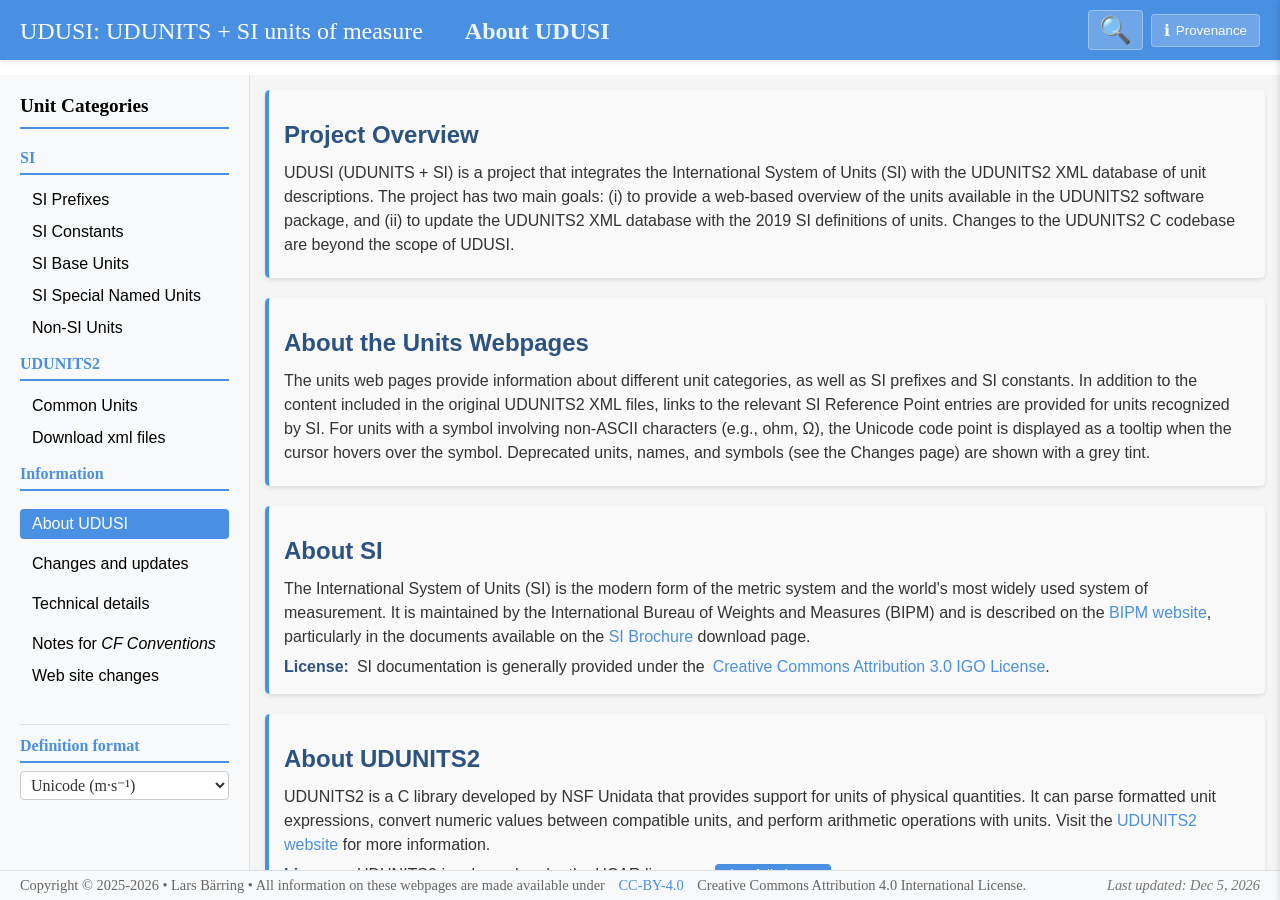
<file: index.html>
<!DOCTYPE html>
<html lang="en">
<head>
    <meta charset="UTF-8">
    <meta name="viewport" content="width=device-width, initial-scale=1.0">
    <title>UDUSI: UDUNITS and SI  units</title>
    <link rel="stylesheet" href="css/theme.css">
    <link rel="stylesheet" href="css/navigation.css">
    <link rel="stylesheet" href="css/search.css">
    <style>
        /* Additional styles for the last updated info */
        .last-updated {
            margin-left: 10px;
            font-style: italic;
            color: #777;
        }

        .footer-content {
            display: flex;
            justify-content: space-between;
            align-items: center;
            flex-wrap: wrap;
            gap: 10px;
        }

        .copyright-info {
            flex: 1;
        }

        /* Fix for safari and older browsers */
        .nav-list {
            list-style: none;
            padding-left: 0;
        }

        /* Add visual feedback when clicking menu items */
        .nav-list button:active {
            background-color: #357ab8;
            color: white;
        }
    </style>
</head>
<body>

    <div class="top-bar">
        <div class="title-container">
            <span class="main-title">UDUSI: UDUNITS + SI units of measure &emsp;</span>
            <span class="subtitle" id="page-subtitle">Loading...</span>
            <div class="top-bar-right">
                <div id="search-overlay" class="search-overlay">
                    <input type="search" id="search-input" placeholder="Search all units, symbols, aliases…" autocomplete="off" spellcheck="false">
                    <button id="search-close-btn" class="search-close-btn" title="Close search">&times;</button>
                </div>
                <button id="search-toggle-btn" class="search-toggle-btn" title="Search all units">🔍</button>
                <button id="provenance-btn" class="provenance-button">
                    <span class="info-icon">ℹ</span>
                    Provenance
                </button>
            </div>
            <div id="search-dropdown" class="search-dropdown"></div>
        </div>
    </div>

    <div id="provenance-panel" class="provenance-panel">
        <div class="provenance-content">
            <div class="provenance-header">
                <h3>Data Provenance</h3>
                <button class="close-btn">&times;</button>
            </div>
            <div id="provenance-text">
                <p>This index page was last updated on 2026-03-18 16:39:49 Z.</p>
            </div>
        </div>
    </div>

    <div class="main-content">
        <nav class="nav-column">
            <div class="nav-title">Unit Categories</div>
            <ul class="nav-list">
                <div class="nav-subtitle">SI</div>
                <li><button data-page="pages/prefixes.html">SI Prefixes</button></li>
                <li><button data-page="pages/constants.html">SI Constants</button></li>
                <li><button data-page="pages/base-units.html">SI Base Units</button></li>
                <li><button data-page="pages/special-units.html">SI Special Named Units</button></li>
                <li><button data-page="pages/nonsi-units.html">Non-SI Units</button></li>
                <div class="nav-subtitle">UDUNITS2</div>
                <li><button data-page="pages/udu-common-units.html">Common Units</button></li>
                <li><button data-page="pages/download-page.html">Download xml files</button></li>
                <div class="nav-subtitle">Information</div>
                <li><button data-page="pages/about-page.html" class="active">About UDUSI</button></li>
                <li><button data-page="pages/changes-page.html">Changes and updates</button></li>
                <li><button data-page="pages/technical-page.html">Technical details</button></li>
                <li><button data-page="pages/cf-notes-page.html" id="cf-notes-btn">Notes for <i>CF Conventions</i></button></li>
                <li><button data-page="pages/website-changes-page.html">Web site changes</button></li>
            </ul>

            <div class="format-selector-panel">
                <label class="format-selector-label" for="def-format-select">Definition format</label>
                <select id="def-format-select">
                    <option value="unicode" selected>Unicode  (m·s⁻¹)</option>
                    <option value="ascii">ASCII  (m.s-1)</option>
                    <option value="cf">CF  (m s-1)</option>
                    <option value="starstar">Star-star  (m*s**-1)</option>
                    <option value="starcaret">Star-caret  (m*s^-1)</option>
                </select>
            </div>
        </nav>

        <div class="content-area">
            <div class="loading">Loading...</div>
            <iframe id="content-container"></iframe>
        </div>
    </div>

    <div class="footer">
        <div class="footer-content">
            <div class="copyright-info">
                Copyright © 2025-2026 &bull; Lars Bärring  &bull; All information on these webpages are made available under <a href="https://creativecommons.org/licenses/by/4.0/" target="_blank">CC-BY-4.0</a> Creative Commons Attribution 4.0 International License.
            </div>
            <div id="last-updated-info" class="last-updated">
                Last updated: Checking...
            </div>
        </div>
    </div>

    <script src="js/main.js"></script>
    <script src="js/last-updated.js"></script>
    <script src="js/keyboard-navigation.js"></script>
    <script src="js/search.js"></script>
    <script>
    // Definition format selector
    (function () {
        var currentFormat = 'unicode';
        var select = document.getElementById('def-format-select');
        var iframe = document.getElementById('content-container');

        function sendFormat(fmt) {
            try {
                iframe.contentWindow.postMessage({ type: 'def-format', format: fmt }, '*');
            } catch (e) {}
        }

        select.addEventListener('change', function () {
            currentFormat = this.value;
            sendFormat(currentFormat);
        });

        // When a new page loads into the iframe, send the current format
        iframe.addEventListener('load', function () {
            sendFormat(currentFormat);
        });
    })();
    </script>

</body>
</html>
</file>
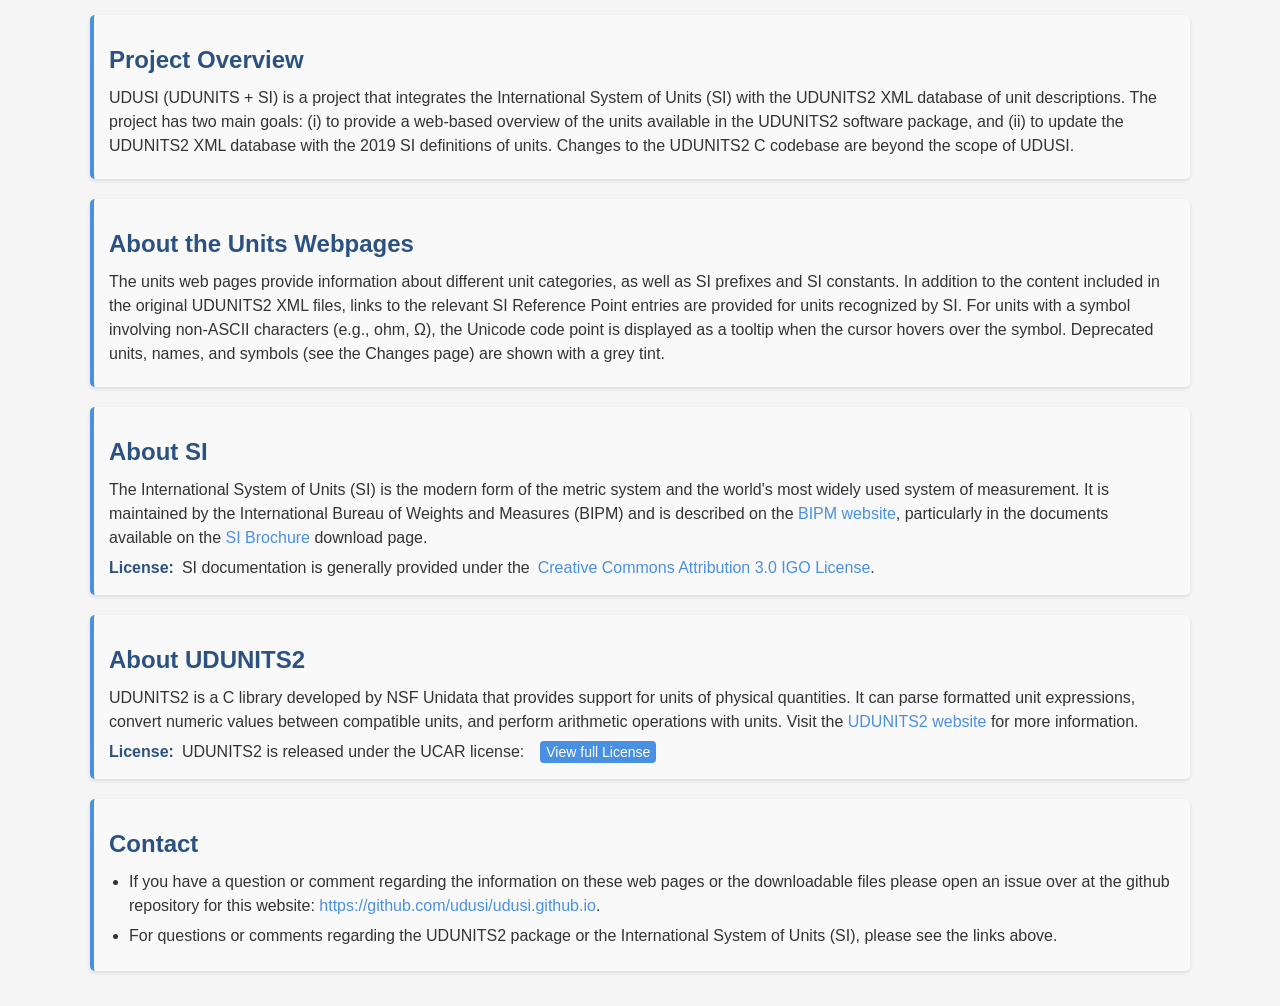
<file: pages/about-page.html>
<!DOCTYPE html>
<html lang="en">
<head>
    <meta charset="UTF-8">
    <meta name="viewport" content="width=device-width, initial-scale=1.0">
    <title>About UDUSI</title>
    <link rel="stylesheet" href="../css/theme.css">
    <link rel="stylesheet" href="../css/main.css">
    <link rel="stylesheet" href="../css/about-page.css">
    <style>
        /* Modal popup styles */
        .modal-btn {
            background-color: #4a90e2;
            color: white;
            padding: 3px 6px;
            border: none;
            border-radius: 4px;
            cursor: pointer;
            font-size: 14px;
            margin-left: 8px;
        }

        .modal-btn:hover {
            background-color: #2c5282;
        }

        .modal {
            display: none;
            position: fixed;
            z-index: 10;
            left: 0;
            top: 0;
            width: 100%;
            height: 100%;
            background-color: rgba(0, 0, 0, 0.5);
        }

        .modal-content {
            background-color: #fff;
            margin: 5% auto;
            padding: 20px;
            border: 1px solid #888;
            width: 75%;
            max-width: 700px;
            border-radius: 5px;
            position: relative;
            max-height: 85vh;
            overflow-y: auto;
        }

        .close-modal-btn {
            position: absolute;
            right: 20px;
            top: 10px;
            color: #aaa;
            font-size: 28px;
            font-weight: bold;
            cursor: pointer;
        }

        .close-modal-btn:hover {
            color: #333;
        }

        .license-text {
            font-family: monospace;
            white-space: pre-wrap;
            background-color: #f8f8f8;
            padding: 15px;
            border: 1px solid #ddd;
            border-radius: 4px;
            font-size: 12px;
            line-height: 1.4;
            margin-bottom: 10px;
        }

        /* Additional styles for more compact layout */
        .content-section h2 {
            margin-top: 12px;
            margin-bottom: 8px;
        }

        .content-section p {
            margin: 6px 0;
        }

        .license-info {
            display: flex;
            align-items: center;
            margin-top: 6px;
        }
    </style>
</head>
<body>
    <div class="content-section">
        <h2>Project Overview</h2>
        <p>
            UDUSI (UDUNITS + SI) is a project that integrates the International System of Units (SI) with the UDUNITS2 XML database of unit descriptions.
            The project has two main goals:
            (i) to provide a web-based overview of the units available in the UDUNITS2 software package, and
            (ii) to update the UDUNITS2 XML database with the 2019 SI definitions of units. Changes to the UDUNITS2 C codebase are beyond the scope of UDUSI.
        </p>
    </div>

    <div class="content-section">
        <h2>About the Units Webpages</h2>
        <p>
            The units web pages provide information about different unit categories, as well as SI prefixes and SI constants.
            In addition to the content included in the original UDUNITS2 XML files, links to the relevant SI Reference Point entries are provided for units recognized by SI.
            For units with a symbol involving non-ASCII characters (e.g., ohm, Ω), the Unicode code point is displayed as a tooltip when the cursor hovers over the symbol.
            Deprecated units, names, and symbols (see the Changes page) are shown with a grey tint.
        </p>
    </div>

    <div class="content-section">
        <h2>About SI</h2>
        <p>
            The International System of Units (SI) is the modern form of the metric system and the world's most widely used system of measurement.
            It is maintained by the International Bureau of Weights and Measures (BIPM) and is described on the
            <a href="https://www.bipm.org/en/measurement-units/" target="_blank">BIPM website</a>, particularly in the documents
            available on the <a href="https://www.bipm.org/en/publications/si-brochure" target="_blank">SI Brochure</a>  download page.
        </p>
        <div class="license-info">
            <strong>License:</strong>&ensp;SI documentation is generally provided under the&ensp;<a href="https://creativecommons.org/licenses/by/3.0/igo/" target="_blank">Creative Commons Attribution 3.0 IGO License</a>.
        </div>
    </div>

    <div class="content-section">
        <h2>About UDUNITS2</h2>
        <p>
            UDUNITS2 is a C library developed by NSF Unidata that provides support for units of physical quantities.
            It can parse formatted unit expressions, convert numeric values between compatible units, and perform arithmetic operations with units.
            Visit the  <a href="https://www.unidata.ucar.edu/software/udunits/" target="_blank">UDUNITS2 website</a> for more information.
        </p>
        <div class="license-info">
            <strong>License:</strong>&ensp;UDUNITS2 is released under the UCAR license:&ensp;
            <button class="modal-btn" id="openLicenseBtn">View full License</button>
        </div>
    </div>

    <div class="content-section">
        <h2>Contact</h2>
        <ul>
            <li>
                If you have a question or comment regarding the information on these web pages or the downloadable files please open an issue
                over at the github repository for this website: <a href="https://github.com/udusi/udusi.github.io" target="_blank">https://github.com/udusi/udusi.github.io</a>.
            </li>
            <li>
                For questions or comments regarding the UDUNITS2 package or the International System of Units (SI), please see the links above.
            </li>
        </ul>
    </div>

    <!-- License Modal -->
    <div id="licenseModal" class="modal">
        <div class="modal-content">
            <span class="close-modal-btn">&times;</span>
            <h2>UDUNITS2 License</h2>
            <div class="license-text">Copyright 2014 University Corporation for Atmospheric Research and contributors.
All rights reserved.

This software was developed by the Unidata Program Center of the
University Corporation for Atmospheric Research (UCAR)
<http://www.unidata.ucar.edu>.

Redistribution and use in source and binary forms, with or without modification,
are permitted provided that the following conditions are met:

   1) Redistributions of source code must retain the above copyright notice,
      this list of conditions and the following disclaimer.
   2) Redistributions in binary form must reproduce the above copyright notice,
      this list of conditions and the following disclaimer in the documentation
      and/or other materials provided with the distribution.
   3) Neither the names of the development group, the copyright holders, nor the
      names of contributors may be used to endorse or promote products derived
      from this software without specific prior written permission.
   4) This license shall terminate automatically and you may no longer exercise
      any of the rights granted to you by this license as of the date you
      commence an action, including a cross-claim or counterclaim, against
      the copyright holders or any contributor alleging that this software
      infringes a patent. This termination provision shall not apply for an
      action alleging patent infringement by combinations of this software with
      other software or hardware.

THE SOFTWARE IS PROVIDED "AS IS", WITHOUT WARRANTY OF ANY KIND, EXPRESS OR
IMPLIED, INCLUDING BUT NOT LIMITED TO THE WARRANTIES OF MERCHANTABILITY, FITNESS
FOR A PARTICULAR PURPOSE AND NONINFRINGEMENT. IN NO EVENT SHALL THE CONTRIBUTORS
OR COPYRIGHT HOLDERS BE LIABLE FOR ANY CLAIM, DAMAGES OR OTHER LIABILITY,
WHETHER IN AN ACTION OF CONTRACT, TORT OR OTHERWISE, ARISING FROM, OUT OF OR IN
CONNECTION WITH THE SOFTWARE OR THE USE OR OTHER DEALINGS WITH THE SOFTWARE.</div>
        </div>
    </div>

    <!-- Hidden provenance data that will be used by the main page -->
    <div id="provenance-data">
        <h3></h3>
        <p>
            This page provides information about the UDUSI project, which combines the International System of Units (SI) with
            the UDUNITS2 units database in XML format. It includes links to official websites and license information for both systems.
            <br/><br/>
            This About UDUSI page was last updated on 2026-03-18 16:39:49 Z.
        </p>
    </div>

    <script src="../js/about-page.js"></script>
    <script src="../js/page-info.js"></script>

</body>
</html>
</file>
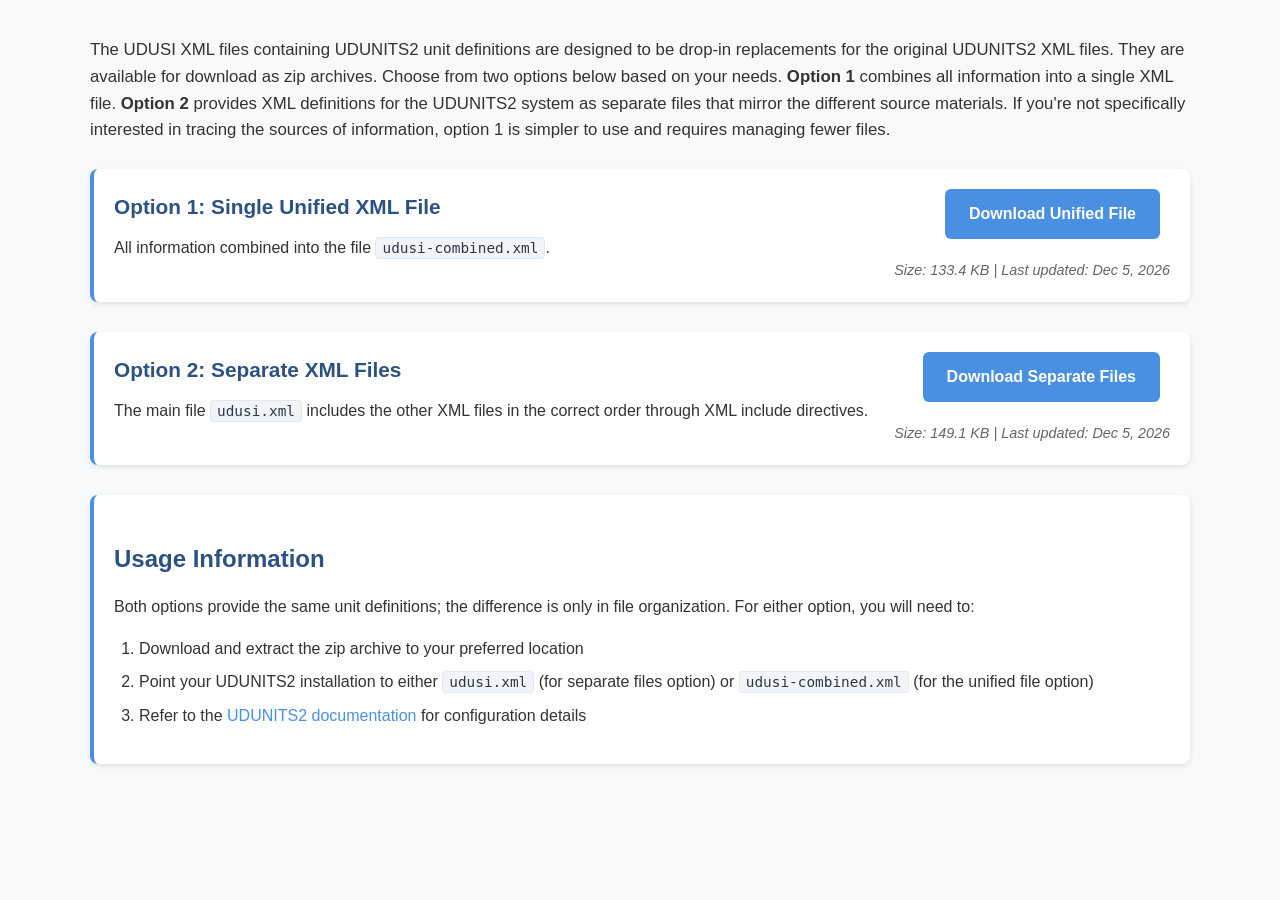
<file: pages/download-page.html>
<!DOCTYPE html>
<html lang="en">
<head>
    <meta charset="UTF-8">
    <meta name="viewport" content="width=device-width, initial-scale=1.0">
    <title>Download UDUNITS2 Files</title>
    <link rel="stylesheet" href="../css/theme.css">
    <link rel="stylesheet" href="../css/main.css">
    <link rel="stylesheet" href="../css/download-page.css">
</head>
<body>

    <div class="intro-section">
        <p>
            The UDUSI XML files containing UDUNITS2 unit definitions are designed to be drop-in replacements
            for the original UDUNITS2 XML files. They are available for download as zip archives.
            Choose from two options below based on your needs. <b>Option 1</b> combines all information into
            a single XML file. <b>Option 2</b> provides XML definitions for the UDUNITS2 system as separate
            files that mirror the different source materials. If you're not specifically interested in tracing the
            sources of information, option 1 is simpler to use and requires managing fewer files.
        </p>
    </div>

    <div class="download-section">
        <div class="download-section-text">
            <div class="download-title">Option 1: Single Unified XML File</div>
            <div class="download-description">
                All information combined into the file <code>udusi-combined.xml</code>.
            </div>
        </div>
        <div class="download-section-action">
            <a href="../downloads/udusi-combined.zip" class="download-link" data-file-id="udusi-combined">Download Unified File</a>
            <div class="file-info" id="udusi-combined-info">Last updated: March 2025</div>
        </div>
    </div>

    <div class="download-section">
        <div class="download-section-text">
            <div class="download-title">Option 2: Separate XML Files</div>
            <div class="download-description">
                The main file <code>udusi.xml</code> includes the other XML files in the correct order through XML include directives.
            </div>
        </div>
        <div class="download-section-action">
            <a href="../downloads/udusi.zip" class="download-link" data-file-id="udusi">Download Separate Files</a>
            <div class="file-info" id="udusi-info">Last updated: March 2025</div>
        </div>
    </div>

    <div class="usage-section">
        <h2>Usage Information</h2>
        <p>
            Both options provide the same unit definitions; the difference is only in file organization.
            For either option, you will need to:
        </p>
        <ol>
            <li>Download and extract the zip archive to your preferred location</li>
            <li>Point your UDUNITS2 installation to either <code>udusi.xml</code> (for separate files option) or 
                <code>udusi-combined.xml</code> (for the unified file option)</li>
            <li>Refer to the <a href="https://docs.unidata.ucar.edu/udunits/current/" target="_blank">
                UDUNITS2 documentation</a> for configuration details</li>
        </ol>
    </div>

    <!-- Hidden provenance data that will be used by the main page -->
    <div id="provenance-data">
        <h3>File Provenance Information</h3>
        <p>
            The UDUNITS2 files available for download on this page are compatible with the UDUNITS2 standard implemented by NSF Unidata.<br/><br/>
        </p>
        <p>
            <strong>Data sources:</strong>
            <ul><br/>
                <li>NSF Unidata's UDUNITS2 library: <a href="https://www.unidata.ucar.edu/software/udunits/" target="_blank">https://www.unidata.ucar.edu/software/udunits/</a></li><br/>
                <li>SI Brochure (9th edition): <a href="https://www.bipm.org/en/publications/si-brochure"  target="_blank">https://www.bipm.org/en/publications/si-brochure</a>
                    Bureau International des Poids et Mesures</li><br/>
                <li>SI Reference Point of the SI Digital Framework: <a href="https://si-digital-framework.org/SI" target="_blank">https://si-digital-framework.org/SI</a></li><br/>
            </ul>
        </p>
        <p>
            All files are versioned and updated periodically to ensure compatibility with the latest standards.<br/><br/>
            The text content of this page was last updated on 2026-03-18 16:39:49 Z.
        </p>
    </div>

    <script src="../js/download-page.js"></script>
    <script src="../js/page-info.js"></script>

</body>
</html>
</file>
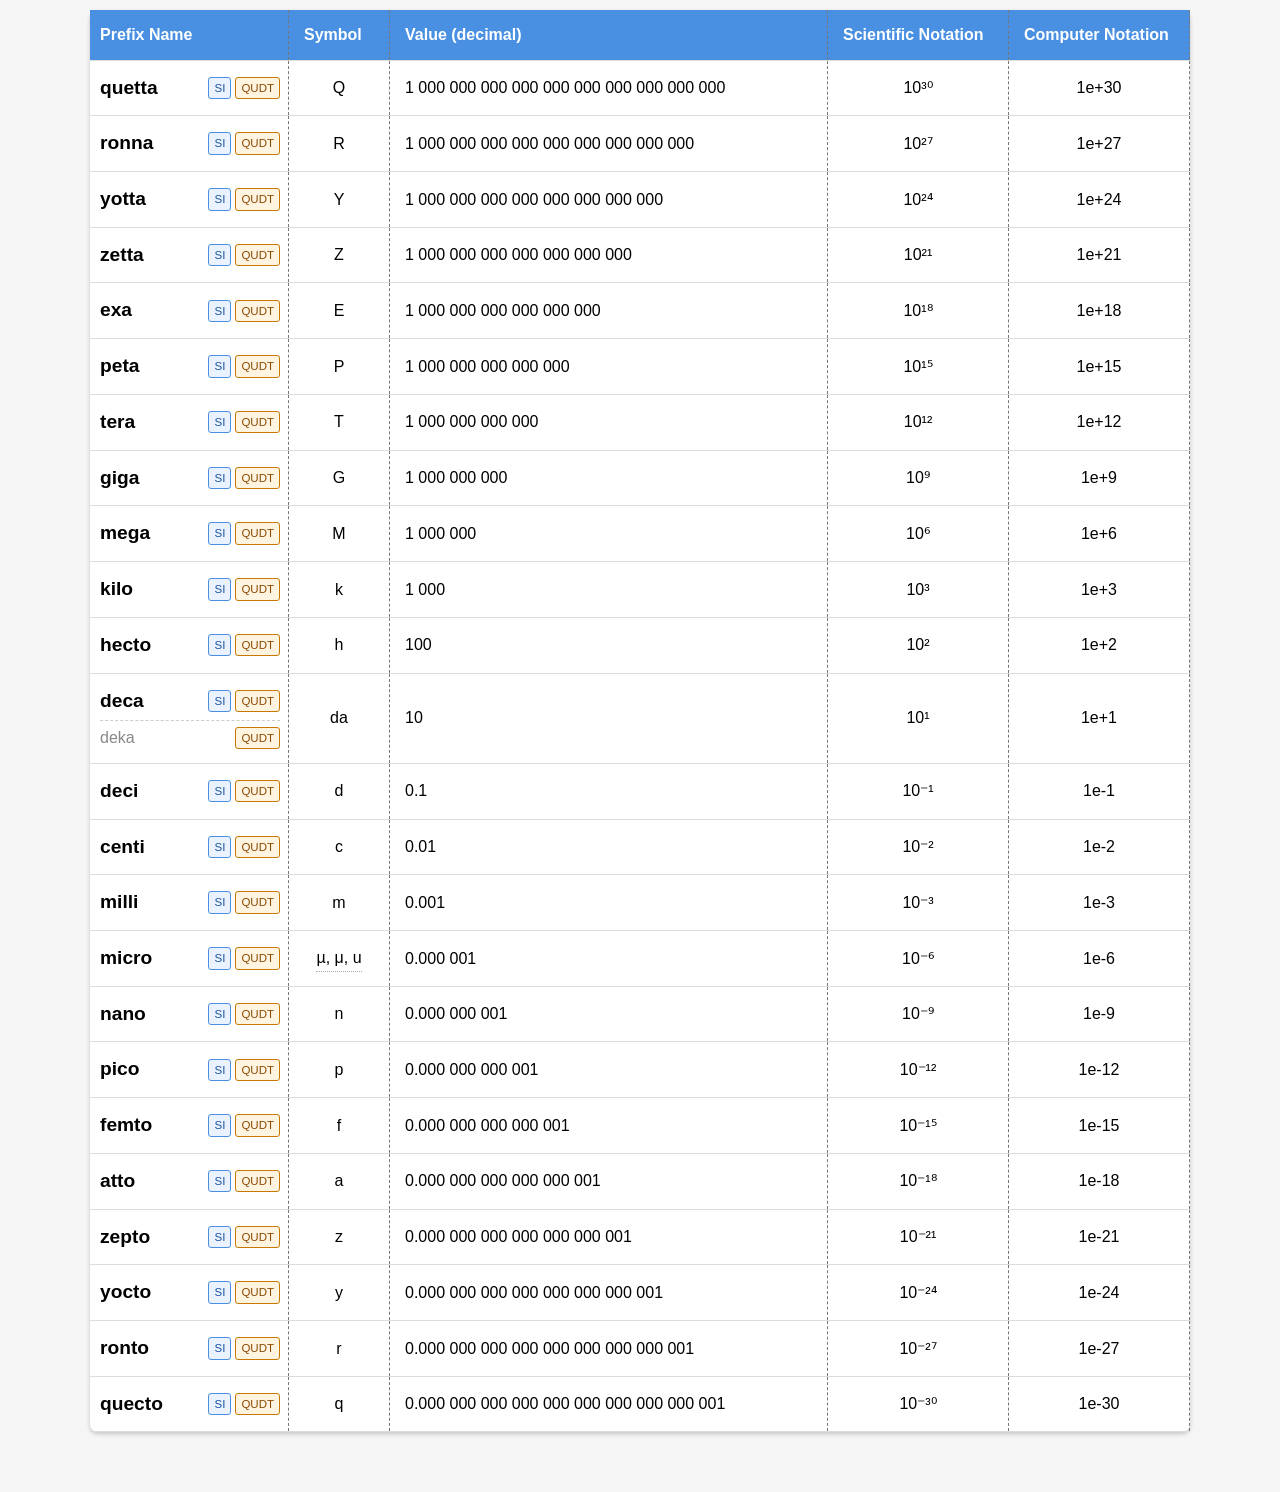
<file: pages/prefixes.html>
<!DOCTYPE html>
<html lang="en">
<head>
    <meta charset="UTF-8">
    <title>SI Metric Prefixes</title>
    <link rel="stylesheet" href="../css/theme.css?v=1">
    <link rel="stylesheet" href="../css/main.css?v=1">
    <link rel="stylesheet" href="../css/prefixes.css?v=1">
    <link rel="stylesheet" href="../css/unicode-tooltip.css?v=1">
</head>
<body>

<div id="provenance-data" class="provenance-metadata" style="display: none;">
    <p>SI Digital Framework Reference Point API (endpoint /SI/prefixes) queried and processed by the UDUSI package (version 0.2) on 2026-03-18 17:12:30.<br/><br/>Additional links and descriptive information enriched from the QUDT ontology version 3.1.11 SPARQL endpoint (https://www.qudt.org/fuseki/qudt/sparql) queried on 2026-03-18 17:12:44.<br/><br/>NVS P06 (NERC Vocabulary Server collection P06, units of measurement) cross-reference links added from SPARQL endpoint (http://vocab.nerc.ac.uk/sparql/sparql) (datestamped 2026-03-10 02:00:00.0) queried on 2026-03-18 17:13:25.</p>
</div>

<div class="content-body">
    <table>
        <thead>
            <tr>
                <th>Prefix Name</th>
                <th>Symbol</th>
                <th>Value (decimal)</th>
                <th>Scientific Notation</th>
                <th>Computer Notation</th>
            </tr>
        </thead>
        <tbody>
            <tr>
                <td>
                    <div class="prefix-name-line">
                        <span class="entity-name">quetta</span>
                        <a href="https://si-digital-framework.org/SI/prefixes/quetta" target="_blank" class="ext-badge ext-badge--si">SI<span class="badge-tooltip">https://si-digital-framework.org/SI/prefixes/quetta</span></a>
                        <a href="http://qudt.org/vocab/prefix/Quetta" target="_blank" class="ext-badge ext-badge--qudt">QUDT<span class="badge-tooltip">http://qudt.org/vocab/prefix/Quetta</span></a>
                    </div>
                </td>
                <td class="col-center">Q</td>
                <td>1 000 000 000 000 000 000 000 000 000 000</td>
                <td class="col-center">10³⁰</td>
                <td class="col-center">1e+30</td>
            </tr>
            <tr>
                <td>
                    <div class="prefix-name-line">
                        <span class="entity-name">ronna</span>
                        <a href="https://si-digital-framework.org/SI/prefixes/ronna" target="_blank" class="ext-badge ext-badge--si">SI<span class="badge-tooltip">https://si-digital-framework.org/SI/prefixes/ronna</span></a>
                        <a href="http://qudt.org/vocab/prefix/Ronna" target="_blank" class="ext-badge ext-badge--qudt">QUDT<span class="badge-tooltip">http://qudt.org/vocab/prefix/Ronna</span></a>
                    </div>
                </td>
                <td class="col-center">R</td>
                <td>1 000 000 000 000 000 000 000 000 000</td>
                <td class="col-center">10²⁷</td>
                <td class="col-center">1e+27</td>
            </tr>
            <tr>
                <td>
                    <div class="prefix-name-line">
                        <span class="entity-name">yotta</span>
                        <a href="https://si-digital-framework.org/SI/prefixes/yotta" target="_blank" class="ext-badge ext-badge--si">SI<span class="badge-tooltip">https://si-digital-framework.org/SI/prefixes/yotta</span></a>
                        <a href="http://qudt.org/vocab/prefix/Yotta" target="_blank" class="ext-badge ext-badge--qudt">QUDT<span class="badge-tooltip">http://qudt.org/vocab/prefix/Yotta</span></a>
                    </div>
                </td>
                <td class="col-center">Y</td>
                <td>1 000 000 000 000 000 000 000 000</td>
                <td class="col-center">10²⁴</td>
                <td class="col-center">1e+24</td>
            </tr>
            <tr>
                <td>
                    <div class="prefix-name-line">
                        <span class="entity-name">zetta</span>
                        <a href="https://si-digital-framework.org/SI/prefixes/zetta" target="_blank" class="ext-badge ext-badge--si">SI<span class="badge-tooltip">https://si-digital-framework.org/SI/prefixes/zetta</span></a>
                        <a href="http://qudt.org/vocab/prefix/Zetta" target="_blank" class="ext-badge ext-badge--qudt">QUDT<span class="badge-tooltip">http://qudt.org/vocab/prefix/Zetta</span></a>
                    </div>
                </td>
                <td class="col-center">Z</td>
                <td>1 000 000 000 000 000 000 000</td>
                <td class="col-center">10²¹</td>
                <td class="col-center">1e+21</td>
            </tr>
            <tr>
                <td>
                    <div class="prefix-name-line">
                        <span class="entity-name">exa</span>
                        <a href="https://si-digital-framework.org/SI/prefixes/exa" target="_blank" class="ext-badge ext-badge--si">SI<span class="badge-tooltip">https://si-digital-framework.org/SI/prefixes/exa</span></a>
                        <a href="http://qudt.org/vocab/prefix/Exa" target="_blank" class="ext-badge ext-badge--qudt">QUDT<span class="badge-tooltip">http://qudt.org/vocab/prefix/Exa</span></a>
                    </div>
                </td>
                <td class="col-center">E</td>
                <td>1 000 000 000 000 000 000</td>
                <td class="col-center">10¹⁸</td>
                <td class="col-center">1e+18</td>
            </tr>
            <tr>
                <td>
                    <div class="prefix-name-line">
                        <span class="entity-name">peta</span>
                        <a href="https://si-digital-framework.org/SI/prefixes/peta" target="_blank" class="ext-badge ext-badge--si">SI<span class="badge-tooltip">https://si-digital-framework.org/SI/prefixes/peta</span></a>
                        <a href="http://qudt.org/vocab/prefix/Peta" target="_blank" class="ext-badge ext-badge--qudt">QUDT<span class="badge-tooltip">http://qudt.org/vocab/prefix/Peta</span></a>
                    </div>
                </td>
                <td class="col-center">P</td>
                <td>1 000 000 000 000 000</td>
                <td class="col-center">10¹⁵</td>
                <td class="col-center">1e+15</td>
            </tr>
            <tr>
                <td>
                    <div class="prefix-name-line">
                        <span class="entity-name">tera</span>
                        <a href="https://si-digital-framework.org/SI/prefixes/tera" target="_blank" class="ext-badge ext-badge--si">SI<span class="badge-tooltip">https://si-digital-framework.org/SI/prefixes/tera</span></a>
                        <a href="http://qudt.org/vocab/prefix/Tera" target="_blank" class="ext-badge ext-badge--qudt">QUDT<span class="badge-tooltip">http://qudt.org/vocab/prefix/Tera</span></a>
                    </div>
                </td>
                <td class="col-center">T</td>
                <td>1 000 000 000 000</td>
                <td class="col-center">10¹²</td>
                <td class="col-center">1e+12</td>
            </tr>
            <tr>
                <td>
                    <div class="prefix-name-line">
                        <span class="entity-name">giga</span>
                        <a href="https://si-digital-framework.org/SI/prefixes/giga" target="_blank" class="ext-badge ext-badge--si">SI<span class="badge-tooltip">https://si-digital-framework.org/SI/prefixes/giga</span></a>
                        <a href="http://qudt.org/vocab/prefix/Giga" target="_blank" class="ext-badge ext-badge--qudt">QUDT<span class="badge-tooltip">http://qudt.org/vocab/prefix/Giga</span></a>
                    </div>
                </td>
                <td class="col-center">G</td>
                <td>1 000 000 000</td>
                <td class="col-center">10⁹</td>
                <td class="col-center">1e+9</td>
            </tr>
            <tr>
                <td>
                    <div class="prefix-name-line">
                        <span class="entity-name">mega</span>
                        <a href="https://si-digital-framework.org/SI/prefixes/mega" target="_blank" class="ext-badge ext-badge--si">SI<span class="badge-tooltip">https://si-digital-framework.org/SI/prefixes/mega</span></a>
                        <a href="http://qudt.org/vocab/prefix/Mega" target="_blank" class="ext-badge ext-badge--qudt">QUDT<span class="badge-tooltip">http://qudt.org/vocab/prefix/Mega</span></a>
                    </div>
                </td>
                <td class="col-center">M</td>
                <td>1 000 000</td>
                <td class="col-center">10⁶</td>
                <td class="col-center">1e+6</td>
            </tr>
            <tr>
                <td>
                    <div class="prefix-name-line">
                        <span class="entity-name">kilo</span>
                        <a href="https://si-digital-framework.org/SI/prefixes/kilo" target="_blank" class="ext-badge ext-badge--si">SI<span class="badge-tooltip">https://si-digital-framework.org/SI/prefixes/kilo</span></a>
                        <a href="http://qudt.org/vocab/prefix/Kilo" target="_blank" class="ext-badge ext-badge--qudt">QUDT<span class="badge-tooltip">http://qudt.org/vocab/prefix/Kilo</span></a>
                    </div>
                </td>
                <td class="col-center">k</td>
                <td>1 000</td>
                <td class="col-center">10³</td>
                <td class="col-center">1e+3</td>
            </tr>
            <tr>
                <td>
                    <div class="prefix-name-line">
                        <span class="entity-name">hecto</span>
                        <a href="https://si-digital-framework.org/SI/prefixes/hecto" target="_blank" class="ext-badge ext-badge--si">SI<span class="badge-tooltip">https://si-digital-framework.org/SI/prefixes/hecto</span></a>
                        <a href="http://qudt.org/vocab/prefix/Hecto" target="_blank" class="ext-badge ext-badge--qudt">QUDT<span class="badge-tooltip">http://qudt.org/vocab/prefix/Hecto</span></a>
                    </div>
                </td>
                <td class="col-center">h</td>
                <td>100</td>
                <td class="col-center">10²</td>
                <td class="col-center">1e+2</td>
            </tr>
            <tr>
                <td>
                    <div class="prefix-name-line">
                        <span class="entity-name">deca</span>
                        <a href="https://si-digital-framework.org/SI/prefixes/deca" target="_blank" class="ext-badge ext-badge--si">SI<span class="badge-tooltip">https://si-digital-framework.org/SI/prefixes/deca</span></a>
                        <a href="http://qudt.org/vocab/prefix/Deca" target="_blank" class="ext-badge ext-badge--qudt">QUDT<span class="badge-tooltip">http://qudt.org/vocab/prefix/Deca</span></a>
                    </div>
                    <div class="prefix-name-line prefix-alt-name-line">
                        <span class="prefix-alt-name">deka</span>
                        <a href="http://qudt.org/vocab/prefix/Deka" target="_blank" class="ext-badge ext-badge--qudt">QUDT<span class="badge-tooltip">http://qudt.org/vocab/prefix/Deka</span></a>
                    </div>
                </td>
                <td class="col-center">da</td>
                <td>10</td>
                <td class="col-center">10¹</td>
                <td class="col-center">1e+1</td>
            </tr>
            <tr>
                <td>
                    <div class="prefix-name-line">
                        <span class="entity-name">deci</span>
                        <a href="https://si-digital-framework.org/SI/prefixes/deci" target="_blank" class="ext-badge ext-badge--si">SI<span class="badge-tooltip">https://si-digital-framework.org/SI/prefixes/deci</span></a>
                        <a href="http://qudt.org/vocab/prefix/Deci" target="_blank" class="ext-badge ext-badge--qudt">QUDT<span class="badge-tooltip">http://qudt.org/vocab/prefix/Deci</span></a>
                    </div>
                </td>
                <td class="col-center">d</td>
                <td>0.1</td>
                <td class="col-center">10⁻¹</td>
                <td class="col-center">1e-1</td>
            </tr>
            <tr>
                <td>
                    <div class="prefix-name-line">
                        <span class="entity-name">centi</span>
                        <a href="https://si-digital-framework.org/SI/prefixes/centi" target="_blank" class="ext-badge ext-badge--si">SI<span class="badge-tooltip">https://si-digital-framework.org/SI/prefixes/centi</span></a>
                        <a href="http://qudt.org/vocab/prefix/Centi" target="_blank" class="ext-badge ext-badge--qudt">QUDT<span class="badge-tooltip">http://qudt.org/vocab/prefix/Centi</span></a>
                    </div>
                </td>
                <td class="col-center">c</td>
                <td>0.01</td>
                <td class="col-center">10⁻²</td>
                <td class="col-center">1e-2</td>
            </tr>
            <tr>
                <td>
                    <div class="prefix-name-line">
                        <span class="entity-name">milli</span>
                        <a href="https://si-digital-framework.org/SI/prefixes/milli" target="_blank" class="ext-badge ext-badge--si">SI<span class="badge-tooltip">https://si-digital-framework.org/SI/prefixes/milli</span></a>
                        <a href="http://qudt.org/vocab/prefix/Milli" target="_blank" class="ext-badge ext-badge--qudt">QUDT<span class="badge-tooltip">http://qudt.org/vocab/prefix/Milli</span></a>
                    </div>
                </td>
                <td class="col-center">m</td>
                <td>0.001</td>
                <td class="col-center">10⁻³</td>
                <td class="col-center">1e-3</td>
            </tr>
            <tr>
                <td>
                    <div class="prefix-name-line">
                        <span class="entity-name">micro</span>
                        <a href="https://si-digital-framework.org/SI/prefixes/micro" target="_blank" class="ext-badge ext-badge--si">SI<span class="badge-tooltip">https://si-digital-framework.org/SI/prefixes/micro</span></a>
                        <a href="http://qudt.org/vocab/prefix/Micro" target="_blank" class="ext-badge ext-badge--qudt">QUDT<span class="badge-tooltip">http://qudt.org/vocab/prefix/Micro</span></a>
                    </div>
                </td>
                <td class="col-center">
                    <span class="has-unicode micro-symbol-cell">
                        µ, μ, u
                        <span class="unicode-info">µ (U+00B5 MICRO SIGN)<br>μ (U+03BC GREEK SMALL LETTER MU) — accepted by UDUNITS2<br>u — ASCII fallback accepted by UDUNITS2</span>
                    </span>
                </td>
                <td>0.000 001</td>
                <td class="col-center">10⁻⁶</td>
                <td class="col-center">1e-6</td>
            </tr>
            <tr>
                <td>
                    <div class="prefix-name-line">
                        <span class="entity-name">nano</span>
                        <a href="https://si-digital-framework.org/SI/prefixes/nano" target="_blank" class="ext-badge ext-badge--si">SI<span class="badge-tooltip">https://si-digital-framework.org/SI/prefixes/nano</span></a>
                        <a href="http://qudt.org/vocab/prefix/Nano" target="_blank" class="ext-badge ext-badge--qudt">QUDT<span class="badge-tooltip">http://qudt.org/vocab/prefix/Nano</span></a>
                    </div>
                </td>
                <td class="col-center">n</td>
                <td>0.000 000 001</td>
                <td class="col-center">10⁻⁹</td>
                <td class="col-center">1e-9</td>
            </tr>
            <tr>
                <td>
                    <div class="prefix-name-line">
                        <span class="entity-name">pico</span>
                        <a href="https://si-digital-framework.org/SI/prefixes/pico" target="_blank" class="ext-badge ext-badge--si">SI<span class="badge-tooltip">https://si-digital-framework.org/SI/prefixes/pico</span></a>
                        <a href="http://qudt.org/vocab/prefix/Pico" target="_blank" class="ext-badge ext-badge--qudt">QUDT<span class="badge-tooltip">http://qudt.org/vocab/prefix/Pico</span></a>
                    </div>
                </td>
                <td class="col-center">p</td>
                <td>0.000 000 000 001</td>
                <td class="col-center">10⁻¹²</td>
                <td class="col-center">1e-12</td>
            </tr>
            <tr>
                <td>
                    <div class="prefix-name-line">
                        <span class="entity-name">femto</span>
                        <a href="https://si-digital-framework.org/SI/prefixes/femto" target="_blank" class="ext-badge ext-badge--si">SI<span class="badge-tooltip">https://si-digital-framework.org/SI/prefixes/femto</span></a>
                        <a href="http://qudt.org/vocab/prefix/Femto" target="_blank" class="ext-badge ext-badge--qudt">QUDT<span class="badge-tooltip">http://qudt.org/vocab/prefix/Femto</span></a>
                    </div>
                </td>
                <td class="col-center">f</td>
                <td>0.000 000 000 000 001</td>
                <td class="col-center">10⁻¹⁵</td>
                <td class="col-center">1e-15</td>
            </tr>
            <tr>
                <td>
                    <div class="prefix-name-line">
                        <span class="entity-name">atto</span>
                        <a href="https://si-digital-framework.org/SI/prefixes/atto" target="_blank" class="ext-badge ext-badge--si">SI<span class="badge-tooltip">https://si-digital-framework.org/SI/prefixes/atto</span></a>
                        <a href="http://qudt.org/vocab/prefix/Atto" target="_blank" class="ext-badge ext-badge--qudt">QUDT<span class="badge-tooltip">http://qudt.org/vocab/prefix/Atto</span></a>
                    </div>
                </td>
                <td class="col-center">a</td>
                <td>0.000 000 000 000 000 001</td>
                <td class="col-center">10⁻¹⁸</td>
                <td class="col-center">1e-18</td>
            </tr>
            <tr>
                <td>
                    <div class="prefix-name-line">
                        <span class="entity-name">zepto</span>
                        <a href="https://si-digital-framework.org/SI/prefixes/zepto" target="_blank" class="ext-badge ext-badge--si">SI<span class="badge-tooltip">https://si-digital-framework.org/SI/prefixes/zepto</span></a>
                        <a href="http://qudt.org/vocab/prefix/Zepto" target="_blank" class="ext-badge ext-badge--qudt">QUDT<span class="badge-tooltip">http://qudt.org/vocab/prefix/Zepto</span></a>
                    </div>
                </td>
                <td class="col-center">z</td>
                <td>0.000 000 000 000 000 000 001</td>
                <td class="col-center">10⁻²¹</td>
                <td class="col-center">1e-21</td>
            </tr>
            <tr>
                <td>
                    <div class="prefix-name-line">
                        <span class="entity-name">yocto</span>
                        <a href="https://si-digital-framework.org/SI/prefixes/yocto" target="_blank" class="ext-badge ext-badge--si">SI<span class="badge-tooltip">https://si-digital-framework.org/SI/prefixes/yocto</span></a>
                        <a href="http://qudt.org/vocab/prefix/Yocto" target="_blank" class="ext-badge ext-badge--qudt">QUDT<span class="badge-tooltip">http://qudt.org/vocab/prefix/Yocto</span></a>
                    </div>
                </td>
                <td class="col-center">y</td>
                <td>0.000 000 000 000 000 000 000 001</td>
                <td class="col-center">10⁻²⁴</td>
                <td class="col-center">1e-24</td>
            </tr>
            <tr>
                <td>
                    <div class="prefix-name-line">
                        <span class="entity-name">ronto</span>
                        <a href="https://si-digital-framework.org/SI/prefixes/ronto" target="_blank" class="ext-badge ext-badge--si">SI<span class="badge-tooltip">https://si-digital-framework.org/SI/prefixes/ronto</span></a>
                        <a href="http://qudt.org/vocab/prefix/Ronto" target="_blank" class="ext-badge ext-badge--qudt">QUDT<span class="badge-tooltip">http://qudt.org/vocab/prefix/Ronto</span></a>
                    </div>
                </td>
                <td class="col-center">r</td>
                <td>0.000 000 000 000 000 000 000 000 001</td>
                <td class="col-center">10⁻²⁷</td>
                <td class="col-center">1e-27</td>
            </tr>
            <tr>
                <td>
                    <div class="prefix-name-line">
                        <span class="entity-name">quecto</span>
                        <a href="https://si-digital-framework.org/SI/prefixes/quecto" target="_blank" class="ext-badge ext-badge--si">SI<span class="badge-tooltip">https://si-digital-framework.org/SI/prefixes/quecto</span></a>
                        <a href="http://qudt.org/vocab/prefix/Quecto" target="_blank" class="ext-badge ext-badge--qudt">QUDT<span class="badge-tooltip">http://qudt.org/vocab/prefix/Quecto</span></a>
                    </div>
                </td>
                <td class="col-center">q</td>
                <td>0.000 000 000 000 000 000 000 000 000 001</td>
                <td class="col-center">10⁻³⁰</td>
                <td class="col-center">1e-30</td>
            </tr>
        </tbody>
    </table>
</div>

<script src="../js/page-info.js"></script>

</body>
</html>
</file>
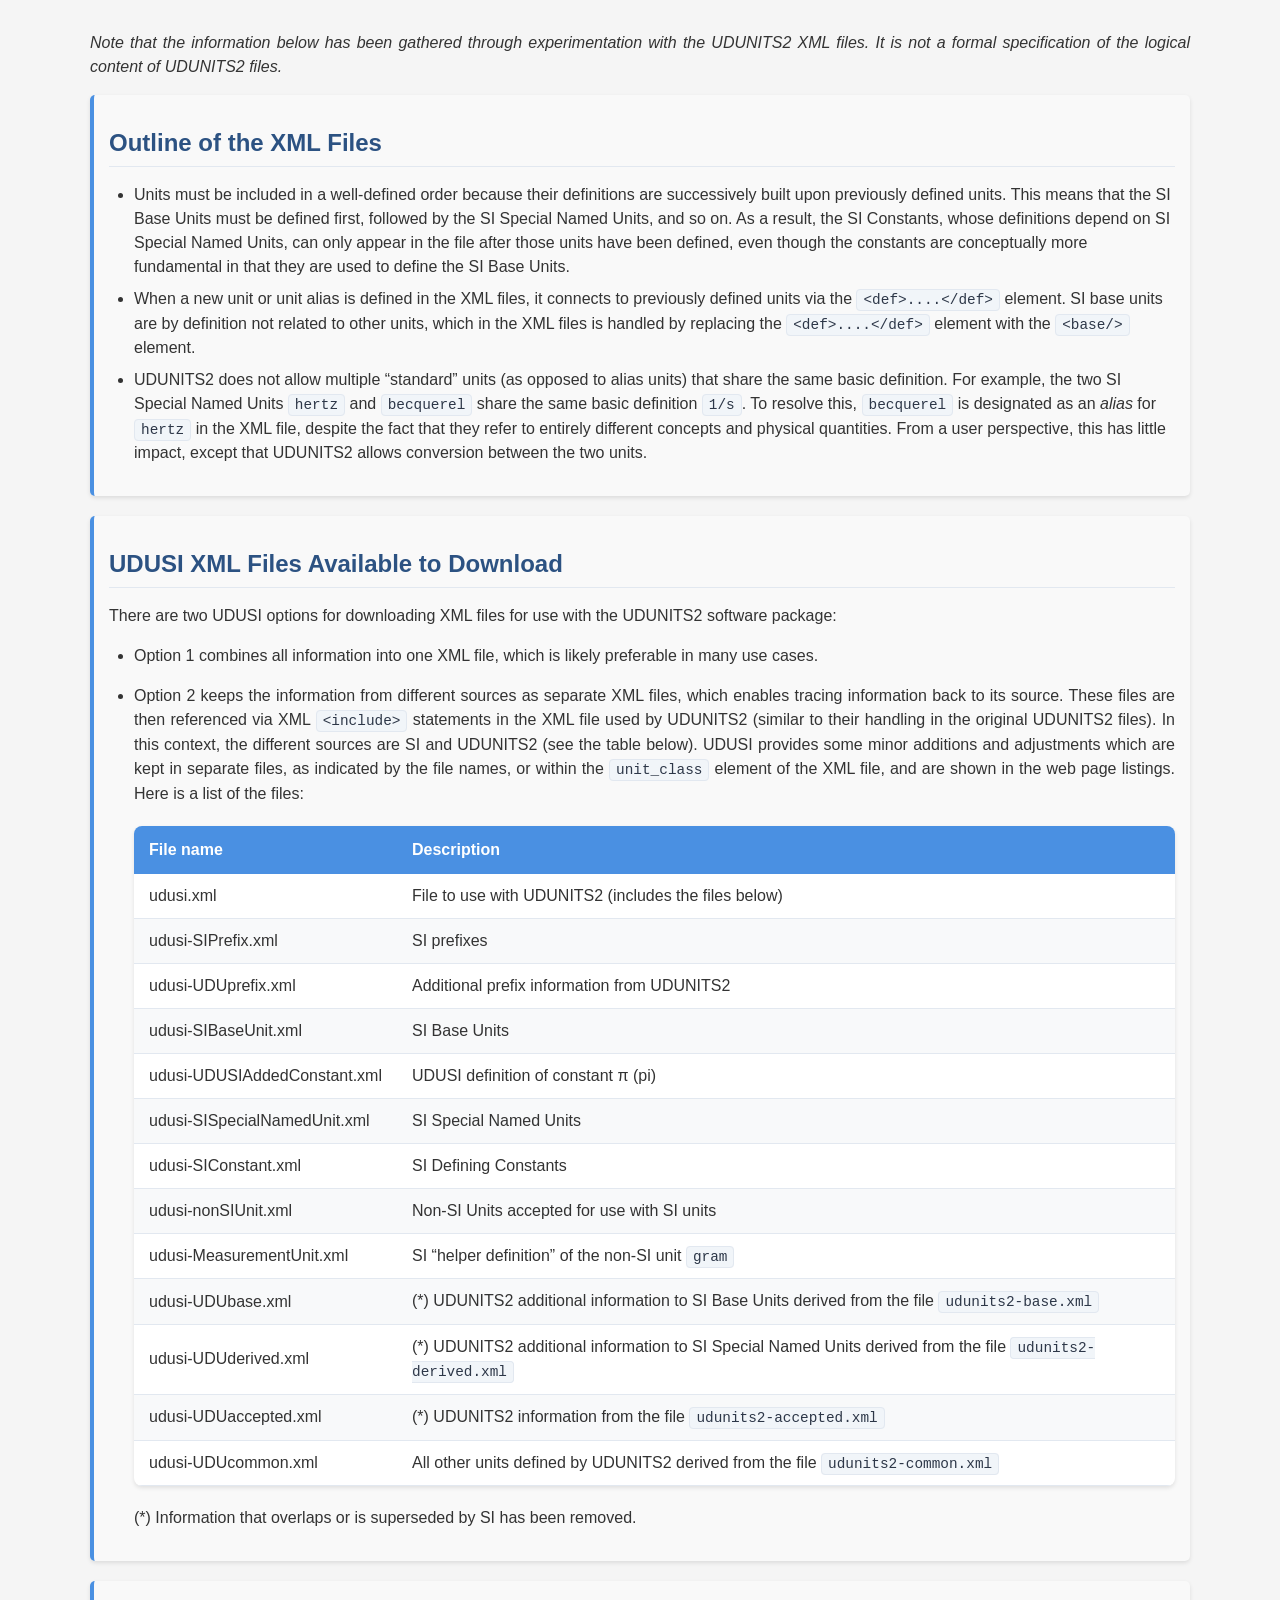
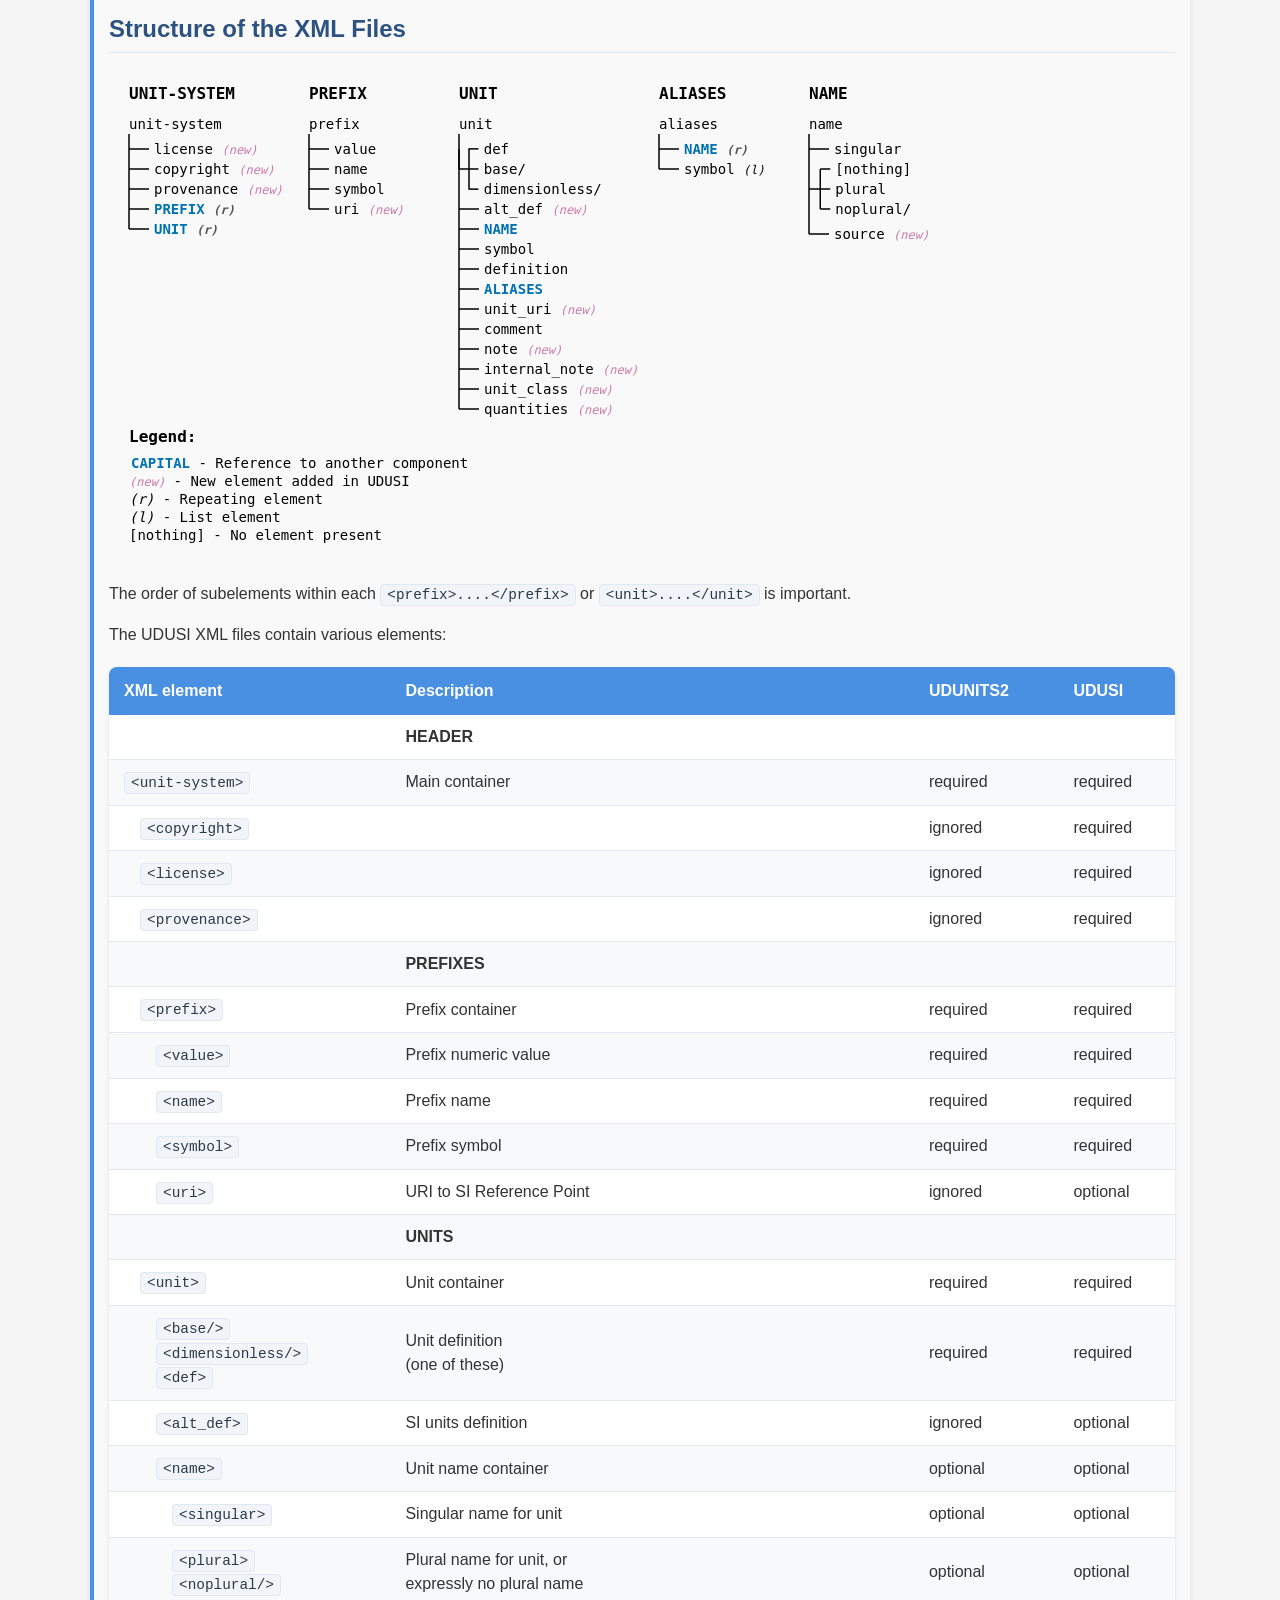
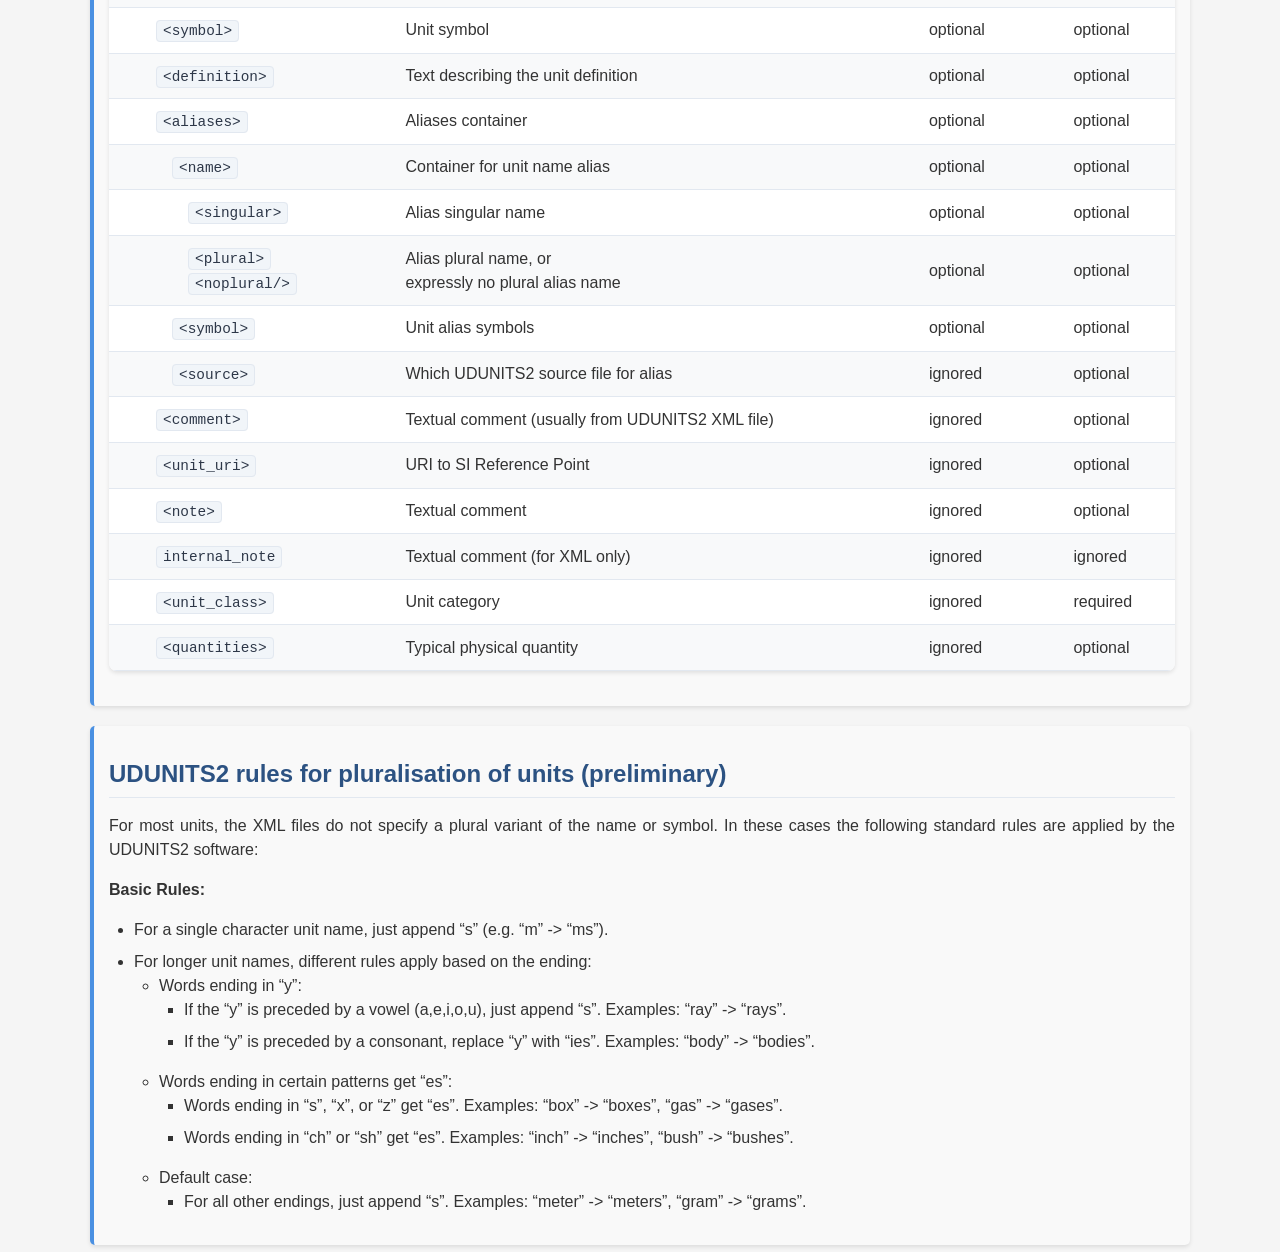
<file: pages/technical-page.html>
<!DOCTYPE html>
<html lang="en">
<head>
    <meta charset="UTF-8">
    <meta name="viewport" content="width=device-width, initial-scale=1.0">
    <title>UDUNITS2 Technical Requirements</title>
    <link rel="stylesheet" href="../css/theme.css">
    <link rel="stylesheet" href="../css/main.css">
    <link rel="stylesheet" href="../css/descriptive-page.css">
</head>
<body>
    <!-- Hidden provenance data that will be used by the main page -->
    <div id="provenance-data">
        <p>This Technical Details page was last updated on 2026-03-18 16:39:49 Z.</p>
    </div>
    <div>
        <p>
            <i>Note that the information below has been gathered through experimentation with the UDUNITS2 XML files. 
                It is not a formal specification of the logical content of UDUNITS2 files.</i>
        </p>
    </div>

    <div class="content-section">
        <h2 id="outline-of-the-xml-files">Outline of the XML Files</h2>
        <ul>
            <li>
                Units must be included in a well-defined order because their definitions are successively built upon previously defined units.
                This means that the SI Base Units must be defined first, followed by the SI Special Named Units, and so on. As a result,
                the SI Constants, whose definitions depend on SI Special Named Units, can only appear in the file after those units have been defined, 
                even though the constants are conceptually more fundamental in that they are used to define the SI Base Units.
            </li>
            <li>
                When a new unit or unit alias is defined in the XML files, it connects to previously defined units via the
                <code>&lt;def&gt;....&lt;/def&gt;</code> element. SI base units are by definition not related to other units, which in the
                XML files is handled by replacing the <code>&lt;def&gt;....&lt;/def&gt;</code> element with the <code>&lt;base/&gt;</code> element.
            </li>
            <li>
                UDUNITS2 does not allow multiple “standard” units (as opposed to alias units) that share the same basic definition. For example,
                the two SI Special Named Units <code>hertz</code> and <code>becquerel</code> share the same basic definition <code>1/s</code>.
                To resolve this, <code>becquerel</code> is designated as an <em>alias</em> for <code>hertz</code> in the XML file, despite the
                fact that they refer to entirely different concepts and physical quantities. From a user perspective, this has little impact,
                except that UDUNITS2 allows conversion between the two units.
            </li>
        </ul>
    </div>

    <div class="content-section">
        <h2 id="xml-files-available-to-download">UDUSI XML Files Available to Download</h2>
        <p>There are two UDUSI options for downloading XML files for use with the UDUNITS2 software package:</p>
        <ul>
            <li>
                Option 1 combines all information into one XML file, which is likely preferable in many use cases.
            </li>
            <li>
                <p>
                    Option 2 keeps the information from different sources as separate XML files, which enables tracing information back to its source.
                    These files are then referenced via XML <code>&lt;include&gt;</code> statements in the XML file used by UDUNITS2
                    (similar to their handling in the original UDUNITS2 files). In this context, the different sources are SI and UDUNITS2
                    (see the table below). UDUSI provides some minor additions and adjustments which are kept in separate files, as indicated
                    by the file names, or within the <code>unit_class</code> element of the XML file, and are shown in the web page listings.
                    Here is a list of the files:
                </p>
                <table>
                    <thead>
                        <tr>
                            <th>File name</th>
                            <th>Description</th>
                        </tr>
                    </thead>
                    <tbody>
                        <tr>
                            <td>udusi.xml</td>
                            <td>File to use with UDUNITS2 (includes the files below)</td>
                        </tr>
                        <tr>
                            <td>udusi-SIPrefix.xml</td>
                            <td>SI prefixes</td>
                        </tr>
                        <tr>
                            <td>udusi-UDUprefix.xml</td>
                            <td>Additional prefix information from UDUNITS2</td>
                        </tr>
                        <tr>
                            <td>udusi-SIBaseUnit.xml</td>
                            <td>SI Base Units</td>
                        </tr>
                        <tr>
                            <td><span style="white-space: nowrap;">udusi-UDUSIAddedConstant.xml</span></td>
                            <td>UDUSI definition of constant π (pi)</td>
                        </tr>
                        <tr>
                            <td>udusi-SISpecialNamedUnit.xml</td>
                            <td>SI Special Named Units</td>
                        </tr>
                        <tr>
                            <td>udusi-SIConstant.xml</td>
                            <td>SI Defining Constants</td>
                        </tr>
                        <tr>
                            <td>udusi-nonSIUnit.xml</td>
                            <td>Non-SI Units accepted for use with SI units</td>
                        </tr>
                        <tr>
                            <td>udusi-MeasurementUnit.xml</td>
                            <td>SI “helper definition” of the non-SI unit <code>gram</code></td>
                        </tr>
                        <tr>
                            <td>udusi-UDUbase.xml</td>
                            <td>(*) UDUNITS2 additional information to SI Base Units derived from the file <code>udunits2-base.xml</code></td>
                        </tr>
                        <tr>
                            <td>udusi-UDUderived.xml</td>
                            <td>(*) UDUNITS2 additional information to SI Special Named Units derived from the file <code>udunits2-derived.xml</code></td>
                        </tr>
                        <tr>
                            <td>udusi-UDUaccepted.xml</td>
                            <td>(*) UDUNITS2 information from the file <code>udunits2-accepted.xml</code></td>
                        </tr>
                        <tr>
                            <td>udusi-UDUcommon.xml</td>
                            <td>All other units defined by UDUNITS2 derived from the file <code>udunits2-common.xml</code></td>
                        </tr>
                    </tbody>
                </table>
                <p>  (*) Information that overlaps or is superseded by SI has been removed.</p>
            </li>
        </ul>
    </div>

    <div class="content-section">
        <h2 id="structure-of-the-xml-files">Structure of the XML Files</h2>
        <p>
            <img src="./xml-graphs.svg" alt="XML Tree Visualization"/>
        </p>
        <p>
            The order of subelements within each <code>&lt;prefix&gt;....&lt;/prefix&gt;</code> or <code>&lt;unit&gt;....&lt;/unit&gt;</code>
            is important.
        </p>
        <p>
            The UDUSI XML files contain various elements:
        </p>
        <table>
            <thead>
                <tr>
                <th>XML element</th>
                <th>Description</th>
                <th>UDUNITS2</th>
                <th>UDUSI</th>
                </tr>
            </thead>
            <tbody>
                <tr>
                    <td></td>
                    <td><strong>HEADER</strong></td>
                    <td></td>
                    <td></td>
                </tr>
                <tr>
                    <td><code>&lt;unit-system&gt;</code></td>
                    <td>Main container</td>
                    <td>required</td>
                    <td>required</td>
                </tr>
                <tr>
                    <td>&emsp;<code>&lt;copyright&gt;</code></td>
                    <td></td>
                    <td>ignored</td>
                    <td>required</td>
                </tr>
                <tr>
                    <td>&emsp;<code>&lt;license&gt;</code></td>
                    <td></td>
                    <td>ignored</td>
                    <td>required</td>
                </tr>
                <tr>
                    <td>&emsp;<code>&lt;provenance&gt;</code></td>
                    <td></td>
                    <td>ignored</td>
                    <td>required</td>
                </tr>
                <tr>
                    <td></td>
                    <td><strong>PREFIXES</strong></td>
                    <td></td>
                    <td></td>
                </tr>
                <tr>
                    <td>&emsp;<code>&lt;prefix&gt;</code></td>
                    <td>Prefix container</td>
                    <td>required</td>
                    <td>required</td>
                </tr>
                <tr>
                    <td>&emsp;&emsp;<code>&lt;value&gt;</code></td>
                    <td>Prefix numeric value</td>
                    <td>required</td>
                    <td>required</td>
                </tr>
                <tr>
                    <td>&emsp;&emsp;<code>&lt;name&gt;</code></td>
                    <td>Prefix name</td>
                    <td>required</td>
                    <td>required</td>
                </tr>
                <tr>
                    <td>&emsp;&emsp;<code>&lt;symbol&gt;</code></td>
                    <td>Prefix symbol</td>
                    <td>required</td>
                    <td>required</td>
                </tr>
                <tr>
                    <td>&emsp;&emsp;<code>&lt;uri&gt;</code></td>
                    <td>URI to SI Reference Point</td>
                    <td>ignored</td>
                    <td>optional</td>
                </tr>
                <tr>
                    <td></td>
                    <td><strong>UNITS</strong></td>
                    <td></td>
                    <td></td>
                </tr>
                <tr>
                    <td>&emsp;<code>&lt;unit&gt;</code></td>
                    <td>Unit container</td>
                    <td>required</td>
                    <td>required</td>
                </tr>
                <tr>
                    <td>
                        &emsp;&emsp;<code>&lt;base/&gt;</code><br/>
                        &emsp;&emsp;<code>&lt;dimensionless/&gt;</code><br/>
                        &emsp;&emsp;<code>&lt;def&gt;</code>
                    </td>
                    <td>Unit definition<br/>(one of these)</td>
                    <td>required</td>
                    <td>required</td>
                </tr>
                <tr>
                    <td>&emsp;&emsp;<code>&lt;alt_def&gt;</code></td>
                    <td>SI units definition</td>
                    <td>ignored</td>
                    <td>optional</td>
                </tr>
                <tr>
                    <td>&emsp;&emsp;<code>&lt;name&gt;</code></td>
                    <td>Unit name container</td>
                    <td>optional</td>
                    <td>optional</td>
                </tr>
                <tr>
                    <td>&emsp;&emsp;&emsp;<code>&lt;singular&gt;</code></td>
                    <td>Singular name for unit</td>
                    <td>optional</td>
                    <td>optional</td>
                </tr>
                <tr>
                    <td>
                        &emsp;&emsp;&emsp;<code>&lt;plural&gt;</code><br>
                        &emsp;&emsp;&emsp;<code>&lt;noplural/&gt;</code>
                    </td>
                    <td>Plural name for unit, or<br/> expressly no plural name</td>
                    <td>optional</td>
                    <td>optional</td>
                </tr>
                <tr>
                    <td>&emsp;&emsp;<code>&lt;symbol&gt;</code></td>
                    <td>Unit symbol</td>
                    <td>optional</td>
                    <td>optional</td>
                </tr>
                <tr>
                    <td>&emsp;&emsp;<code>&lt;definition&gt;</code></td>
                    <td>Text describing the unit definition</td>
                    <td>optional</td>
                    <td>optional</td>
                </tr>
                <tr>
                    <td>&emsp;&emsp;<code>&lt;aliases&gt;</code></td>
                    <td>Aliases container</td>
                    <td>optional</td>
                    <td>optional</td>
                </tr>
                <tr>
                    <td>&emsp;&emsp;&emsp;<code>&lt;name&gt;</code></td>
                    <td>Container for unit name alias</td>
                    <td>optional</td>
                    <td>optional</td>
                </tr>
                <tr>
                    <td>&emsp;&emsp;&emsp;&emsp;<code>&lt;singular&gt;</code></td>
                    <td>Alias singular name</td>
                    <td>optional</td>
                    <td>optional</td>
                </tr>
                <tr>
                    <td>
                        &emsp;&emsp;&emsp;&emsp;<code>&lt;plural&gt;</code><br/>
                        &emsp;&emsp;&emsp;&emsp;<code>&lt;noplural/&gt;</code>
                    </td>
                    <td>Alias plural name, or<br/>expressly no plural alias name</td>
                    <td>optional</td>
                    <td>optional</td>
                </tr>
                <tr>
                    <td>&emsp;&emsp;&emsp;<code>&lt;symbol&gt;</code></td>
                    <td>Unit alias symbols</td>
                    <td>optional</td>
                    <td>optional</td>
                </tr>
                <tr>
                    <td>&emsp;&emsp;&emsp;<code>&lt;source&gt;</code></td>
                    <td>Which UDUNITS2 source file for alias</td>
                    <td>ignored</td>
                    <td>optional</td>
                </tr>
                <tr>
                    <td>&emsp;&emsp;<code>&lt;comment&gt;</code></td>
                    <td>Textual comment (usually from UDUNITS2 XML file)</td>
                    <td>ignored</td>
                    <td>optional</td>
                </tr>
                <tr>
                    <td>&emsp;&emsp;<code>&lt;unit_uri&gt;</code></td>
                    <td>URI to SI Reference Point</td>
                    <td>ignored</td>
                    <td>optional</td>
                </tr>
                <tr>
                    <td>&emsp;&emsp;<code>&lt;note&gt;</code></td>
                    <td>Textual comment</td>
                    <td>ignored</td>
                    <td>optional</td>
                </tr>
                <tr>
                    <td>&emsp;&emsp;<code>internal_note</code></td>
                    <td>Textual comment (for XML only)</td>
                    <td>ignored</td>
                    <td>ignored</td>
                </tr>
                <tr>
                    <td>&emsp;&emsp;<code>&lt;unit_class&gt;</code></td>
                    <td>Unit category</td>
                    <td>ignored</td>
                    <td>required</td>
                </tr>
                <tr>
                    <td>&emsp;&emsp;<code>&lt;quantities&gt;</code></td>
                    <td>Typical physical quantity</td>
                    <td>ignored</td>
                    <td>optional</td>
                </tr>
            </tbody>
        </table>
    </div>
    <div class="content-section">
        <h2 id="udunts2-rules-for-pluralisation-of-units">UDUNITS2 rules for pluralisation of units (preliminary)</h2>
        <p>
            For most units, the XML files do not specify a plural variant of the name or symbol.
            In these cases the following standard rules are applied by the UDUNITS2 software:
        </p>
        <p>

            <strong>Basic Rules:</strong></p>
        <ul>
            <li>
                For a single character unit name, just append “s” (e.g. “m” -&gt; “ms”).
            </li>
            <li>
                For longer unit names, different rules apply based on the ending:
                <ul>
                    <li>Words ending in “y”:
                        <ul>
                            <li>
                                If the “y” is preceded by a vowel (a,e,i,o,u), just append “s”. Examples: “ray” -&gt; “rays”.
                            </li>
                            <li>
                                If the “y” is preceded by a consonant, replace “y” with “ies”. Examples: “body” -&gt; “bodies”.
                            </li>
                        </ul>
                    </li>
                    <li>Words ending in certain patterns get “es”:
                        <ul>
                            <li>
                                Words ending in “s”, “x”, or “z” get “es”. Examples: “box” -&gt; “boxes”, “gas” -&gt; “gases”.
                            </li>
                            <li>
                                Words ending in “ch” or “sh” get “es”. Examples: “inch” -&gt; “inches”, “bush” -&gt; “bushes”.
                            </li>
                        </ul>
                    </li>
                    <li>Default case:
                        <ul>
                            <li>
                                For all other endings, just append “s”. Examples: “meter” -&gt; “meters”, “gram” -&gt; “grams”.
                            </li>
                        </ul>
                    </li>
                </ul>
            </li>
        </ul>
    </div>

<script src="../js/page-info.js"></script>

</body>
</html>
</file>
<file: css/theme.css>
/* Theme colors — single source of truth */
:root {
    --color-accent: #4a90e2;
    --color-accent-dark: #2c5282;
    --color-accent-hover: #3a7bc8;
}
</file>
<file: css/navigation.css>
* {
    margin: 0;
    padding: 0;
    box-sizing: border-box;
}

body {
    min-width: 768px; /* Prevent layout breaking on very small screens */
}

.top-bar {
    position: fixed;
    top: 0;
    left: 0;
    right: 0;
    background-color: var(--color-accent);
    color: white;
    padding: 10px 20px;
    z-index: 1000;
    box-shadow: 0 2px 4px rgba(0,0,0,0.1);
    min-width: 768px; /* Match body min-width */
}

.top-bar .title-container {
    position: relative;
    font-size: 1.5em;
    display: flex;
    align-items: baseline;
    gap: 0.5em;
}

.top-bar .main-title {
    font-weight: normal;
}

.top-bar .subtitle {
    font-weight: bold;
    opacity: 0.9;
}

.main-content {
    margin-top: 75px;
    display: grid;
    grid-template-columns: minmax(200px, 250px) 1fr; /* Flexible nav width */
    height: calc(100vh - 75px);
    overflow: hidden;
    min-width: 768px; /* Match body min-width */
}

.nav-column {
    background-color: #f8f9fa;
    border-right: 1px solid #dee2e6;
    padding: 20px;
    overflow-y: auto;
    min-width: 200px; /* Minimum nav width */
    max-width: 250px; /* Maximum nav width */
    /* Make sure the nav column has enough height to show all items */
    max-height: calc(100vh - 105px); /* 75px for top margin + 30px for footer */
}

.nav-title {
    font-size: 1.2em;
    font-weight: 600;
    margin-bottom: 20px;
    padding-bottom: 10px;
    border-bottom: 2px solid var(--color-accent);
    white-space: nowrap; /* Prevent title wrapping */
}

.nav-subtitle {
    font-size: 1.0em;
    font-weight: 600;
    color: var(--color-accent);
    margin-top: 12px; /* Reduced from 20px */
    margin-bottom: 10px; /* Reduced from 20px */
    padding-bottom: 6px; /* Reduced from 10px */
    border-bottom: 2px solid var(--color-accent);
    white-space: nowrap; /* Prevent title wrapping */
}

.nav-list {
    list-style: none;
    padding-bottom: 15px; /* Add padding at the bottom of the nav list */
    padding-left: 10px; /* Add left padding to all menu items */
}

/* Reduce spacing between nav items */
.nav-list li {
    margin-bottom: 2px; /* Reduced from 5px */
}

/* Space between sections but less than before */
.nav-list li button[data-page="pages/about-page.html"],
.nav-list li button[data-page="pages/changes-page.html"],
.nav-list li button[data-page="pages/technical-page.html"],
.nav-list li button[data-page="pages/cf-notes-page.html"] {
    margin-top: 8px; /* Reduced from 15px */
}

/* Improve button clickability and accessibility */
.nav-list button {
    width: 100%;
    text-align: left;
    padding: 6px 12px; /* Reduced vertical padding from 10px to 6px */
    background: none;
    border: none;
    border-radius: 4px;
    cursor: pointer;
    font-size: 1em;
    white-space: nowrap;
    overflow: hidden;
    text-overflow: ellipsis;
    transition: all 0.2s ease; /* Smooth transitions */
    position: relative; /* For focus indicator positioning */
}

.nav-list button:hover {
    background-color: #e9ecef;
}

.nav-list button.active {
    background-color: var(--color-accent);
    color: white;
}

/* Add visual feedback when clicking menu items */
.nav-list button:active {
    background-color: #357ab8;
    color: white;
}

/* Improve focus visibility for keyboard navigation */
.nav-list button:focus {
    outline: 2px solid var(--color-accent); /* Clear focus indicator */
}

/* Add visual indicator for keyboard focus */
.nav-list button:focus:not(:focus-visible) {
    outline: none; /* Remove outline for mouse focus */
}

.nav-list button:focus-visible {
    outline: 2px solid var(--color-accent); /* Keep outline for keyboard focus */
    box-shadow: 0 0 0 4px rgba(74, 144, 226, 0.2); /* Add subtle glow */
}

/* Ensure active (selected) button text remains white even when focused */
.nav-list button.active:focus {
    background-color: var(--color-accent); /* Keep the active background color */
    color: white; /* Keep the text white */
}

/* Ensure non-active buttons get a light highlight when focused */
.nav-list button:not(.active):focus {
    background-color: rgba(74, 144, 226, 0.1); /* Light highlight for non-active buttons */
    color: inherit; /* Keep original text color */
}

.content-area {
    overflow: hidden;
    height: 100%;
    min-width: 500px; /* Ensure minimum content width */
    position: relative; /* For watermark positioning */
}

/* Watermark styles */
.content-watermark {
    position: absolute;
    top: 0;
    left: 0;
    width: 100%;
    height: 100%;
    display: flex;
    align-items: center;
    justify-content: center;
    pointer-events: none;
    z-index: 2; /* Above iframe but below loading indicator */
}

.content-watermark::after {
    content: "DRAFT";
    font-size: 120px;
    color: rgba(128, 128, 128, 0.2);
    transform: rotate(-45deg);
    white-space: nowrap;
    letter-spacing: 20px;
    pointer-events: none;
}

#content-container {
    height: 100%;
    width: 100%;
    border: none;
}

.loading {
    display: none;
    position: fixed;
    top: 50%;
    left: 50%;
    transform: translate(-50%, -50%);
    padding: 20px;
    background: white;
    border: 1px solid #ddd;
    border-radius: 4px;
    box-shadow: 0 2px 4px rgba(0,0,0,0.1);
    z-index: 1001; /* Above top bar */
}

.loading.active {
    display: block;
}

/* Provenance button styling */
.top-bar-right {
    margin-left: auto;
    display: flex;
    align-items: center;
    gap: 8px;
    position: relative;
}

.provenance-button {
    background: rgba(255, 255, 255, 0.2);
    border: 1px solid rgba(255, 255, 255, 0.3);
    border-radius: 4px;
    color: white;
    padding: 6px 12px;
    cursor: pointer;
    display: flex;
    align-items: center;
    gap: 6px;
    transition: background-color 0.2s;
}

.provenance-button:hover {
    background: rgba(255, 255, 255, 0.3);
}

.info-icon {
    font-size: 1.2em;
}

/* Provenance panel styling */
.provenance-panel {
    position: fixed;
    top: 0;
    right: -400px; /* Start off-screen */
    width: 400px;
    height: 100vh;
    background: white;
    box-shadow: -2px 0 5px rgba(0,0,0,0.1);
    transition: right 0.3s ease;
    z-index: 1100;
}

.provenance-panel.active {
    right: 0;
}

.provenance-content {
    height: 100%;
    display: flex;
    flex-direction: column;
    padding: 20px;
}

.provenance-header {
    display: flex;
    justify-content: space-between;
    align-items: center;
    margin-bottom: 20px;
    padding-bottom: 10px;
    border-bottom: 1px solid #eee;
}

.provenance-header h3 {
    margin: 0;
    color: #333;
}

.close-btn {
    background: none;
    border: none;
    font-size: 1.5em;
    cursor: pointer;
    color: #666;
    padding: 0 5px;
}

.close-btn:hover {
    color: #333;
}

#provenance-text {
    flex-grow: 1;
    overflow-y: auto;
    padding-right: 10px;
    line-height: 1.6;
    color: #444;
}

.footer {
    position: fixed;
    bottom: 0;
    left: 0;
    right: 0;
    height: 30px;
    background-color: #f8f9fa;
    border-top: 1px solid #dee2e6;
    z-index: 1000;
    min-width: 768px; /* Match body min-width */
}

.footer-content {
    height: 100%;
    display: flex;
    align-items: center;
    justify-content: center;
    padding: 0 20px;
    color: #666;
    font-size: 0.9em;
}

.footer-content a {
    color: var(--color-accent);
    text-decoration: none;
    margin: 0 10px;
}

.footer-content a:hover {
    text-decoration: underline;
}

/* Add a message for very small screens */
@media (max-width: 767px) {
    body::before {
        content: "Please use a larger screen for optimal viewing";
        display: block;
        padding: 20px;
        text-align: center;
        background: #fff3cd;
        color: #856404;
        position: fixed;
        top: 0;
        left: 0;
        right: 0;
        z-index: 2000;
    }
}

/* Definition format selector — sits below the nav list inside nav-column */
.format-selector-panel {
    margin-top: 16px;
    padding-top: 12px;
    border-top: 1px solid #dee2e6;
}

.format-selector-label {
    display: block;
    font-size: 1.0em;
    font-weight: 600;
    color: var(--color-accent);
    padding-bottom: 6px;
    border-bottom: 2px solid var(--color-accent);
    margin-bottom: 8px;
}

#def-format-select {
    width: 100%;
    font-size: 1.0em;
    font-family: inherit;
    padding: 4px 6px;
    border: 1px solid #ccc;
    border-radius: 4px;
    background-color: white;
    color: #333;
    cursor: pointer;
}

#def-format-select:focus {
    outline: 2px solid var(--color-accent);
    outline-offset: 1px;
}
</file>
<file: css/search.css>
/* Search overlay in top bar */

.search-toggle-btn {
    background: rgba(255, 255, 255, 0.2);
    border: 1px solid rgba(255, 255, 255, 0.3);
    border-radius: 4px;
    color: white;
    padding: 6px 10px;
    cursor: pointer;
    font-size: 1.1em;
    line-height: 1;
    transition: background-color 0.2s;
    flex-shrink: 0;
}

.search-toggle-btn:hover {
    background: rgba(255, 255, 255, 0.3);
}

/* Overlay sits inside .top-bar-right, expands leftward */
.search-overlay {
    position: absolute;
    top: 0;
    right: 100%;
    width: 400px;
    height: 100%;
    font-size: 0.6em;
    background-color: var(--color-accent);
    display: flex;
    align-items: center;
    padding: 0 12px;
    gap: 8px;
    box-sizing: border-box;
    opacity: 0;
    pointer-events: none;
    transition: opacity 0.2s ease;
    z-index: 1050;
}

.search-overlay.active {
    opacity: 1;
    pointer-events: all;
}

.search-overlay input[type="search"] {
    flex: 1;
    padding: 3px 8px;
    border: 1px solid rgba(255, 255, 255, 0.6);
    border-radius: 4px;
    background: rgba(255, 255, 255, 0.15);
    color: white;
    font-size: inherit;
    outline: none;
    min-width: 0;
}

.search-overlay input[type="search"]::placeholder {
    color: rgba(255, 255, 255, 0.65);
}

.search-overlay input[type="search"]:focus {
    background: rgba(255, 255, 255, 0.25);
    border-color: white;
}

/* Remove default search input cancel button (webkit) */
.search-overlay input[type="search"]::-webkit-search-cancel-button {
    -webkit-appearance: none;
}

.search-close-btn {
    background: none;
    border: none;
    color: white;
    font-size: 1.4em;
    cursor: pointer;
    padding: 0 4px;
    line-height: 1;
    opacity: 0.8;
    flex-shrink: 0;
}

.search-close-btn:hover {
    opacity: 1;
}

/* Dropdown results */
.search-dropdown {
    position: fixed;
    top: 44px; /* just below the top bar */
    right: 12px;
    width: calc(50% - 24px);
    font-size: 0.6em; /* match .search-overlay font-size */
    background: white;
    border: 1px solid #dee2e6;
    border-radius: 4px;
    box-shadow: 0 4px 12px rgba(0, 0, 0, 0.15);
    z-index: 1200;
    display: none;
}

.search-dropdown.active {
    display: block;
}

.search-dropdown ul {
    list-style: none;
    margin: 0;
    padding: 4px 0;
    max-height: 60vh;
    overflow-y: auto;
}

.search-dropdown li {
    padding: 4px 8px;
    cursor: pointer;
    font-size: inherit;
    color: #333;
    border-left: 3px solid transparent;
    transition: background-color 0.1s, border-color 0.1s;
}

.search-dropdown li:hover,
.search-dropdown li.highlighted {
    background-color: #f0f6ff;
    border-left-color: var(--color-accent);
}

.search-dropdown .search-hint {
    padding: 8px 14px;
    font-size: 0.85em;
    color: #888;
    cursor: default;
    border-left: none;
}

.search-dropdown .search-hint:hover {
    background: none;
    border-left-color: transparent;
}
</file>
<file: css/main.css>
/* Base styles — shared across all pages */

body {
    font-family: -apple-system, BlinkMacSystemFont, "Segoe UI", Roboto, Arial, sans-serif;
    line-height: 1.6;
    max-width: 1100px;
    margin: 0 auto;
    padding: 0px;
    background-color: #f5f5f5;
}

.content-body {
    background-color: white;
    padding: 0px;
    border-radius: 8px;
    box-shadow: 0 2px 4px rgba(0,0,0,0.1);
    margin-bottom: 20px;
}

.footnotes {
    margin-top: 20px;
    padding: 10px;
    background-color: #f8f9fa;
    border-radius: 4px;
    font-size: 0.9em;
    color: #666;
}

.footnotes p {
    margin: 5px 0;
    line-height: 1.4;
}

h1 {
    color: var(--color-accent);
    border-bottom: 2px solid var(--color-accent);
    padding-bottom: 10px;
    margin-bottom: 20px;
}

h2 {
    color: var(--color-accent-dark);
}

h3 {
    color: var(--color-accent-dark);
}

a {
    color: var(--color-accent);
    text-decoration: none;
}

a:hover {
    text-decoration: underline;
    color: var(--color-accent-dark);
}

/* Entity name — shared by unit cards and prefix table */
.entity-name {
    font-size: 1.2em;
    font-weight: 700;
}

/* External link badges — shared by unit cards and prefix table */
.ext-badge {
    display: inline-block;
    font-size: 0.72em;
    font-weight: 500;
    padding: 1px 5px;
    border-radius: 3px;
    text-decoration: none;
    white-space: nowrap;
    border: 1px solid transparent;
    transition: opacity 0.15s;
    position: relative;
}

.ext-badge:hover {
    opacity: 0.85;
}

/* Badge tooltip — inherits badge colours */
.badge-tooltip {
    visibility: hidden;
    opacity: 0;
    position: absolute;
    z-index: 10;
    bottom: 125%;
    left: 50%;
    transform: translateX(-50%);
    padding: 4px 8px;
    border-radius: 4px;
    font-size: 12px;
    font-family: monospace;
    line-height: 1.4;
    white-space: nowrap;
    box-shadow: 0 2px 8px rgba(0,0,0,0.15);
    transition: opacity 0.3s;
    pointer-events: none;
    border: 1px solid;
    border-color: inherit;
    background-color: inherit;
    color: inherit;
}

.ext-badge:hover .badge-tooltip {
    visibility: visible;
    opacity: 1;
}

.ext-badge--si {
    color: #1a56a0;
    border-color: var(--color-accent);
    background-color: #eaf2ff;
}

.ext-badge--qudt {
    color: #8a4800;
    border-color: #c87800;
    background-color: #fff4e0;
}

.ext-badge--nvs {
    color: #1a6635;
    border-color: #2e8b57;
    background-color: #e6f4ec;
}
</file>
<file: css/about-page.css>
/* Updated about-page.css with more compact spacing */
body {
    line-height: 1.5;
    color: #333;
    padding: 15px;
    min-width: 768px;
}

h1 {
    padding-bottom: 8px;
    margin-bottom: 15px;
}

h2 {
    margin-top: 15px;
    margin-bottom: 10px;
}

.content-section {
    margin-bottom: 20px; /* Reduced from 30px */
    background-color: #f9f9f9;
    padding: 15px; /* Reduced from 20px */
    border-radius: 5px;
    border-left: 4px solid var(--color-accent);
    box-shadow: 0 2px 4px rgba(0,0,0,0.1);
}

/* Empty contact section should take less space */
.content-section:last-of-type {
    padding: 8px 15px; /* Reduced from 10px 20px */
    margin-bottom: 8px; /* Reduced from 10px */
}

strong {
    font-weight: 600;
    color: var(--color-accent-dark);
}

ul {
    padding-left: 20px; /* Reduced from 25px */
    margin-top: 8px; /* Added to reduce space after paragraph */
    margin-bottom: 8px; /* Added to reduce space before next element */
}

li {
    margin-bottom: 6px; /* Reduced from 8px */
}

/* Added to reduce space between paragraphs */
p {
    margin-top: 8px;
    margin-bottom: 8px;
}

/* Provenance data hidden by default, used by the main page */
#provenance-data {
    display: none;
}
</file>
<file: css/download-page.css>
body {
    color: #333;
    padding: 20px;
    background-color: #f8f9fa;
    min-width: 768px;
}

h2, h3 {
    margin-top: 25px;
    margin-bottom: 15px;
}

.intro-section {
    margin-bottom: 25px;
    font-size: 1.05em;
}

.download-section {
    margin-bottom: 30px;
    background-color: white;
    padding: 20px;
    border-radius: 8px;
    border-left: 4px solid var(--color-accent);
    box-shadow: 0 2px 5px rgba(0,0,0,0.1);
    transition: transform 0.2s ease, box-shadow 0.2s ease;
    display: flex;
    align-items: center;
    gap: 20px;
}

.download-section-text {
    flex: 1;
}

.download-section-action {
    flex: 0 0 auto;
    display: flex;
    flex-direction: column;
    align-items: flex-end;
    text-align: right;
    min-width: 160px;
}

.download-section:hover {
    transform: translateY(-2px);
    box-shadow: 0 4px 8px rgba(0,0,0,0.15);
}

.download-title {
    font-size: 1.3em;
    font-weight: bold;
    margin-bottom: 12px;
    color: var(--color-accent-dark);
}

.download-description {
    margin-bottom: 20px;
    line-height: 1.6;
}

code, kbd {
    background-color: #f1f5f9;
    padding: 2px 6px;
    border-radius: 4px;
    font-family: Consolas, Monaco, 'Andale Mono', monospace;
    font-size: 0.9em;
    color: #2d3748;
    border: 1px solid #e2e8f0;
}

.download-link {
    display: inline-block;
    background-color: var(--color-accent);
    color: white;
    padding: 12px 24px;
    text-decoration: none;
    border-radius: 6px;
    font-weight: bold;
    margin-right: 10px;
    margin-bottom: 10px;
    transition: background-color 0.3s;
    border: none;
    cursor: pointer;
}

.download-link:hover {
    background-color: var(--color-accent-hover);
    box-shadow: 0 2px 4px rgba(0,0,0,0.2);
}

.file-info {
    font-size: 0.9em;
    color: #666;
    margin-top: 10px;
    font-style: italic;
}

.usage-section {
    background-color: white;
    padding: 20px;
    border-radius: 8px;
    margin: 30px 0;
    border-left: 4px solid var(--color-accent);
    box-shadow: 0 2px 5px rgba(0,0,0,0.1);
}

.usage-section ol {
    padding-left: 25px;
}

.usage-section li {
    margin-bottom: 8px;
}

.note-section {
    margin-top: 30px;
    padding: 15px 20px;
    background-color: #fff3cd;
    border-left: 4px solid #ffc107;
    border-radius: 6px;
}

.note-section h3 {
    margin-top: 0;
    color: #856404;
}

/* Provenance data hidden by default, used by the main page */
#provenance-data {
    display: none;
}

.warning-headline {
    color: #d63031;
    text-align: center;
    margin: 10px 0;
    font-weight: bold;
}

h2.warning-headline {
    font-size: 1.5em;
    border-bottom: 2px dashed #d63031;
    padding-bottom: 8px;
    margin-bottom: 10px;
}

h3.warning-headline {
    font-size: 1.2em;
    margin-bottom: 20px;
}
</file>
<file: css/prefixes.css>
/* Styles specific to the SI Metric Prefixes page */

body {
    padding-top: 10px;
    padding-bottom: 40px;
}

table {
    width: 100%;
    table-layout: fixed;
    border-collapse: collapse;
    background-color: white;
    box-shadow: 0 2px 4px rgba(0,0,0,0.1);
    border-radius: 8px;
    overflow: visible;
}

th, td {
    padding: 12px 15px;
    text-align: left;
    border-bottom: 1px solid #ddd;
    border-right: 1px dashed #777;
    overflow: visible;
}

th {
    background-color: var(--color-accent);
    color: white;
    font-weight: 600;
}

/* Column widths: name | symbol | decimal (grows) | scientific | computer */
table th:first-child, table td:first-child { width: 180px; padding-left: 10px; padding-right: 8px; }
table th:nth-child(2), table td:nth-child(2) { width: 70px; }
table th:nth-child(3), table td:nth-child(3) { width: auto; min-width: 200px; }
table th:nth-child(4), table td:nth-child(4) { width: 150px; }
table th:nth-child(5), table td:nth-child(5) { width: 150px; }

/* Center-aligned table cells */
td.col-center, th.col-center { text-align: center; }

tr:hover {
    background-color: #f8f9fa;
}

/* Prefix name line: name text + badges on one flex row, wraps if needed */
.prefix-name-line {
    display: flex;
    align-items: center;
    flex-wrap: wrap;
    gap: 4px;
    justify-content: space-between;
}

/* Push the badge group to the right as a unit */
.prefix-name-line .ext-badge:first-of-type {
    margin-left: auto;
}

/* Alt name line (deka) sits below the primary line */
.prefix-alt-name-line {
    margin-top: 4px;
    padding-top: 4px;
    border-top: 1px dashed #ccc;
}

/* Alt name text (deka): same size as primary, greyed */
.prefix-alt-name {
    color: #888;
}
</file>
<file: css/unicode-tooltip.css>
/* Tooltip for non-ASCII Unicode characters (shared by unit-cards and prefixes pages) */

.has-unicode {
    border-bottom: 1px dotted #aaa;
    position: relative;
    display: inline-block;
    cursor: help;
}

.unicode-info {
    visibility: hidden;
    background-color: rgba(40, 40, 100, 0.85);
    color: #fff;
    text-align: center;
    border-radius: 4px;
    padding: 4px 8px;
    position: absolute;
    z-index: 1;
    bottom: 125%;
    left: 50%;
    margin-left: -60px;
    font-size: 12px !important;
    line-height: 1.4;
    white-space: nowrap;   /* default: single-line */
    opacity: 0;
    transition: opacity 0.3s;
    font-family: monospace;
    box-shadow: 0 2px 8px rgba(0,0,0,0.2);
    min-width: 120px;
    max-width: 250px;
    word-wrap: normal;
}

.has-unicode:hover .unicode-info {
    visibility: visible;
    opacity: 1;
}

/* Multi-line tooltip for micro prefix symbol cell */
.micro-symbol-cell .unicode-info {
    white-space: normal;
    text-align: left;
    min-width: 300px;
    max-width: 380px;
}

/* Quantity pill tooltip: flexible width, appears to the left of the pill */
.quantity-pill .unicode-info {
    white-space: nowrap;
    width: max-content;
    max-width: 260px;
    left: auto;
    right: 100%;
    margin-left: 0;
    margin-right: 6px;
    bottom: 50%;
    transform: translateY(50%);
}
</file>
<file: css/descriptive-page.css>
/*
 * Descriptive Page Styles for UDUSI
 * This stylesheet is designed for pages with longer text content
 * while maintaining consistency with the site's overall design
 */

body {
    line-height: 1.5;
    color: #333;
    padding: 15px;
    min-width: 768px;
}

/* Page title */
h1 {
    padding-bottom: 8px;
    margin-bottom: 15px;
}

/* Section headings */
h2 {
    margin-top: 15px;
    margin-bottom: 10px;
    border-bottom: 1px solid #e2e8f0;
    padding-bottom: 5px;
}

h3 {
    margin-top: 25px;
    margin-bottom: 12px;
}

h4 {
    color: #4a5568;
    margin-top: 20px;
    margin-bottom: 10px;
}

/* Content sections */
.content-section {
    margin-bottom: 20px;
    background-color: #f9f9f9;
    padding: 15px;
    border-radius: 5px;
    border-left: 4px solid var(--color-accent);
    box-shadow: 0 2px 4px rgba(0,0,0,0.1);
}

/* Alternative section with different accent color */
.content-section-alt {
    border-left: 4px solid var(--color-accent);
}

/* Introduction paragraph with larger text */
.intro-text {
    font-size: 1.1em;
    margin-bottom: 25px;
}

/* Regular paragraphs */
p {
    margin-bottom: 16px;
    text-align: justify;
}

/* Lists */
ul, ol {
    padding-left: 25px;
    margin-bottom: 16px;
}

li {
    margin-bottom: 8px;
}

/* Note/highlight box */
.note-box {
    background-color: #f8f9fa;
    border-left: 3px solid var(--color-accent);
    padding: 15px;
    margin: 20px 0;
    border-radius: 4px;
}

/* Code blocks and inline code */
pre {
    background-color: #f1f5f9;
    padding: 15px;
    border-radius: 4px;
    overflow-x: auto;
    margin: 20px 0;
    border: 1px solid #e2e8f0;
    font-family: Consolas, Monaco, 'Andale Mono', monospace;
    font-size: 0.9em;
}

code {
    background-color: #f1f5f9;
    padding: 2px 6px;
    border-radius: 4px;
    font-family: Consolas, Monaco, 'Andale Mono', monospace;
    font-size: 0.9em;
    color: #2d3748;
    border: 1px solid #e2e8f0;
}

/* Table styles */
table {
    width: 100%;
    border-collapse: collapse;
    margin: 20px 0;
    background-color: white;
    box-shadow: 0 2px 4px rgba(0,0,0,0.1);
    border-radius: 8px;
    overflow: hidden;
}

th {
    background-color: var(--color-accent);
    color: white;
    text-align: left;
    padding: 12px 15px;
}

td {
    padding: 10px 15px;
    border-bottom: 1px solid #e2e8f0;
}

tr:nth-child(even) {
    background-color: #f8f9fa;
}

/* Blockquote */
blockquote {
    margin: 20px 0;
    padding: 15px 20px;
    background-color: #f8f9fa;
    border-left: 4px solid var(--color-accent);
    font-style: italic;
    color: #4a5568;
}

/* Figure and captions */
figure {
    margin: 20px 0;
}

figcaption {
    font-size: 0.9em;
    color: #718096;
    text-align: center;
    margin-top: 8px;
}

/* Definition lists */
dl {
    margin: 20px 0;
}

dt {
    font-weight: bold;
    color: var(--color-accent-dark);
    margin-top: 10px;
}

dd {
    margin-left: 20px;
    margin-bottom: 10px;
}

/* Footer */
.page-footer {
    margin-top: 40px;
    padding-top: 15px;
    border-top: 1px solid #e2e8f0;
    font-size: 0.9em;
    color: #718096;
}

/* Abbreviations */
abbr {
    border-bottom: 1px dotted #718096;
    cursor: help;
}

/* Responsive adjustments for tables */
@media (max-width: 768px) {
    table {
        display: block;
        overflow-x: auto;
    }
}

/* Hidden provenance data for main page */
#provenance-data {
    display: none;
}
</file>
